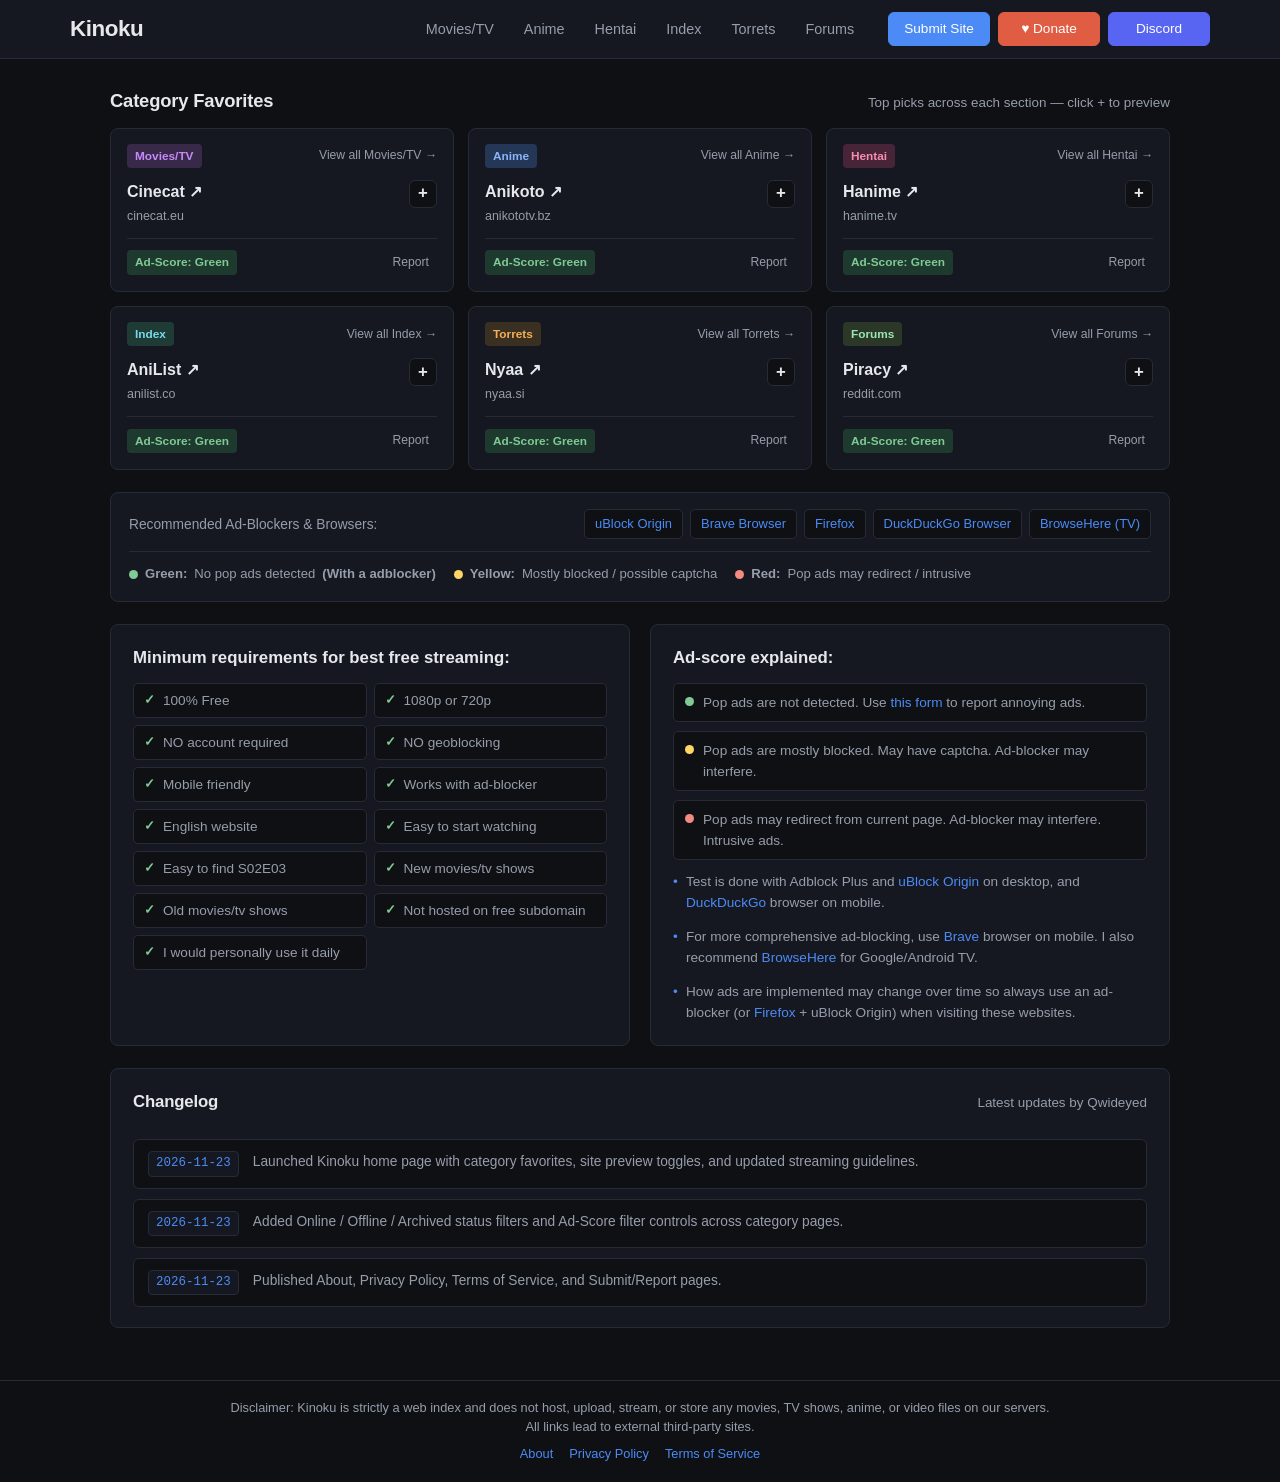
<file: index.html>
<!DOCTYPE html>
<html lang="en">
<head>
<meta charset="UTF-8">
<meta name="viewport" content="width=device-width, initial-scale=1.0">
<title>Kinoku</title>
<style>
:root {
  --bg: #0e1014;
  --surface: #151820;
  --surface-alt: #1b1f29;
  --border: #262b36;
  --text: #e6e8ec;
  --text-muted: #969dab;
  --accent: #4c8bf5;
  --accent-hover: #3b7ae4;
  --donate: #e05d44;
  --donate-hover: #c94e36;
  --discord: #5865F2;
  --discord-hover: #4752c4;
  --tag-movietv: #392948;
  --tag-movietv-text: #c58af9;
  --tag-anime: #243757;
  --tag-anime-text: #8ab4f8;
  --tag-hentai: #472438;
  --tag-hentai-text: #f48fb1;
  --tag-index: #1e3b35;
  --tag-index-text: #78d9ec;
  --tag-torrets: #3a3022;
  --tag-torrets-text: #f6ad55;
  --tag-forums: #2b3828;
  --tag-forums-text: #9ae6b4;
  --score-green: #1e3a2f;
  --score-green-text: #81c995;
  --score-yellow: #3d331e;
  --score-yellow-text: #fdd663;
  --score-red: #3f2224;
  --score-red-text: #f28b82;
}

* {
  box-sizing: border-box;
  margin: 0;
  padding: 0;
}

body {
  background-color: var(--bg);
  color: var(--text);
  font-family: -apple-system, BlinkMacSystemFont, "Segoe UI", Roboto, Helvetica, Arial, sans-serif;
  line-height: 1.55;
  min-height: 100vh;
  display: flex;
  flex-direction: column;
}

a {
  color: var(--accent);
  text-decoration: none;
}

a:hover {
  text-decoration: underline;
}

header {
  background-color: var(--surface);
  border-bottom: 1px solid var(--border);
  position: sticky;
  top: 0;
  z-index: 100;
}

.nav-container {
  max-width: 1180px;
  margin: 0 auto;
  padding: 10px 20px;
  min-height: 58px;
  display: grid;
  grid-template-columns: 1fr auto 1fr;
  align-items: center;
  gap: 12px;
}

.brand {
  justify-self: start;
  text-decoration: none;
  color: var(--text);
}

.brand:hover {
  text-decoration: none;
}

.brand-title {
  font-size: 1.4rem;
  font-weight: 700;
  letter-spacing: -0.02em;
}

.center-nav {
  display: flex;
  align-items: center;
  justify-content: center;
  flex-wrap: wrap;
  gap: 6px;
}

.nav-link {
  color: var(--text-muted);
  text-decoration: none;
  font-size: 0.9rem;
  font-weight: 500;
  padding: 6px 11px;
  border-radius: 6px;
  border: 1px solid transparent;
  transition: color 0.15s, background-color 0.15s, border-color 0.15s;
}

.nav-link:hover {
  color: var(--text);
  background-color: var(--surface-alt);
  text-decoration: none;
}

.nav-actions {
  justify-self: end;
  display: flex;
  align-items: center;
  gap: 8px;
}

.nav-actions .btn {
  min-width: 102px;
}

@media (max-width: 960px) {
  .nav-container {
    grid-template-columns: 1fr 1fr;
  }
  .center-nav {
    grid-column: 1 / -1;
    order: 3;
    border-top: 1px solid var(--border);
    padding-top: 8px;
  }
}

.btn {
  background-color: var(--surface-alt);
  color: var(--text);
  border: 1px solid var(--border);
  height: 34px;
  padding: 0 13px;
  border-radius: 6px;
  font-family: inherit;
  font-size: 0.85rem;
  font-weight: 500;
  line-height: 1;
  white-space: nowrap;
  cursor: pointer;
  display: inline-flex;
  align-items: center;
  justify-content: center;
  gap: 6px;
  text-decoration: none;
  transition: background-color 0.15s, border-color 0.15s;
}

.btn:hover {
  background-color: #232836;
  border-color: #3a4150;
  text-decoration: none;
}

.btn-primary {
  background-color: var(--accent);
  border-color: var(--accent);
  color: #ffffff;
}

.btn-primary:hover {
  background-color: var(--accent-hover);
  border-color: var(--accent-hover);
}

.btn-donate {
  background-color: var(--donate);
  border-color: var(--donate);
  color: #ffffff;
}

.btn-donate:hover {
  background-color: var(--donate-hover);
  border-color: var(--donate-hover);
}

.btn-discord {
  background-color: var(--discord);
  border-color: var(--discord);
  color: #ffffff;
}

.btn-discord:hover {
  background-color: var(--discord-hover);
  border-color: var(--discord-hover);
}

main {
  max-width: 1100px;
  width: 100%;
  margin: 0 auto;
  padding: 28px 20px 52px;
  flex: 1;
  display: flex;
  flex-direction: column;
  gap: 22px;
}

.section-head {
  display: flex;
  flex-wrap: wrap;
  align-items: baseline;
  justify-content: space-between;
  gap: 8px;
  margin-bottom: 12px;
}

.section-head h2 {
  font-size: 1.15rem;
  font-weight: 700;
  letter-spacing: -0.01em;
}

.section-head span {
  font-size: 0.84rem;
  color: var(--text-muted);
}

.fav-grid {
  display: grid;
  grid-template-columns: repeat(auto-fill, minmax(310px, 1fr));
  gap: 14px;
  align-items: start;
}

.site-card {
  background-color: var(--surface);
  border: 1px solid var(--border);
  border-radius: 8px;
  padding: 15px 16px;
  display: flex;
  flex-direction: column;
  gap: 12px;
  transition: border-color 0.15s, background-color 0.15s;
}

.site-card:hover {
  border-color: #3a4150;
  background-color: var(--surface-alt);
}

.site-card-cat-row {
  display: flex;
  justify-content: space-between;
  align-items: center;
  gap: 8px;
}

.cat-page-link {
  font-size: 0.76rem;
  color: var(--text-muted);
  font-weight: 500;
}

.cat-page-link:hover {
  color: var(--accent);
  text-decoration: underline;
}

.site-card-top {
  display: flex;
  justify-content: space-between;
  align-items: flex-start;
  gap: 10px;
}

.site-link {
  color: var(--text);
  font-weight: 600;
  font-size: 1rem;
  text-decoration: none;
  word-break: break-word;
}

.site-link:hover {
  color: var(--accent);
  text-decoration: underline;
}

.site-domain {
  display: block;
  font-size: 0.78rem;
  color: var(--text-muted);
  margin-top: 2px;
}

.preview-toggle {
  background-color: var(--bg);
  border: 1px solid var(--border);
  color: var(--text);
  width: 28px;
  height: 28px;
  border-radius: 6px;
  font-family: inherit;
  font-size: 1.05rem;
  font-weight: 700;
  line-height: 1;
  cursor: pointer;
  display: inline-flex;
  align-items: center;
  justify-content: center;
  flex-shrink: 0;
  transition: border-color 0.15s, color 0.15s;
}

.preview-toggle:hover {
  border-color: var(--accent);
  color: var(--accent);
}

.preview-box {
  display: none;
  background-color: var(--bg);
  border: 1px solid var(--border);
  border-radius: 6px;
  overflow: hidden;
}

.preview-box.open {
  display: block;
}

.preview-box img {
  width: 100%;
  height: 155px;
  object-fit: cover;
  display: block;
}

.preview-placeholder {
  height: 130px;
  display: flex;
  align-items: center;
  justify-content: center;
  text-align: center;
  padding: 12px;
  font-size: 0.8rem;
  color: var(--text-muted);
}

.site-card-bottom {
  display: flex;
  align-items: center;
  justify-content: space-between;
  gap: 8px;
  padding-top: 10px;
  border-top: 1px solid var(--border);
}

.badges-wrap {
  display: flex;
  align-items: center;
  gap: 6px;
  flex-wrap: wrap;
}

.badge {
  display: inline-block;
  padding: 3px 8px;
  border-radius: 4px;
  font-size: 0.74rem;
  font-weight: 600;
  white-space: nowrap;
}

.badge-MovieTV {
  background-color: var(--tag-movietv);
  color: var(--tag-movietv-text);
}

.badge-Anime {
  background-color: var(--tag-anime);
  color: var(--tag-anime-text);
}

.badge-Hentai {
  background-color: var(--tag-hentai);
  color: var(--tag-hentai-text);
}

.badge-Index {
  background-color: var(--tag-index);
  color: var(--tag-index-text);
}

.badge-Torrets {
  background-color: var(--tag-torrets);
  color: var(--tag-torrets-text);
}

.badge-Forums {
  background-color: var(--tag-forums);
  color: var(--tag-forums-text);
}

.score-Green {
  background-color: var(--score-green);
  color: var(--score-green-text);
}

.score-Yellow {
  background-color: var(--score-yellow);
  color: var(--score-yellow-text);
}

.score-Red {
  background-color: var(--score-red);
  color: var(--score-red-text);
}

.report-link {
  font-size: 0.76rem;
  color: var(--text-muted);
  padding: 3px 7px;
  border-radius: 4px;
  border: 1px solid transparent;
}

.report-link:hover {
  color: var(--text);
  border-color: var(--border);
  background-color: var(--bg);
  text-decoration: none;
}

.safety-legend-bar {
  background-color: var(--surface);
  border: 1px solid var(--border);
  border-radius: 8px;
  padding: 16px 18px;
  display: flex;
  flex-direction: column;
  gap: 12px;
}

.safety-row {
  display: flex;
  flex-wrap: wrap;
  align-items: center;
  justify-content: space-between;
  gap: 10px;
}

.safety-label {
  font-size: 0.86rem;
  color: var(--text-muted);
  font-weight: 500;
}

.tool-pills {
  display: flex;
  flex-wrap: wrap;
  gap: 7px;
}

.tool-pill {
  background-color: var(--bg);
  border: 1px solid var(--border);
  border-radius: 5px;
  padding: 4px 10px;
  font-size: 0.81rem;
  color: var(--accent);
  font-weight: 500;
}

.tool-pill:hover {
  border-color: var(--accent);
  text-decoration: none;
}

.legend-strip {
  padding-top: 12px;
  border-top: 1px solid var(--border);
  display: flex;
  flex-wrap: wrap;
  align-items: center;
  gap: 10px 18px;
  font-size: 0.82rem;
  color: var(--text-muted);
}

.legend-item {
  display: inline-flex;
  align-items: center;
  gap: 7px;
}

.score-dot {
  display: inline-block;
  width: 9px;
  height: 9px;
  border-radius: 50%;
  flex-shrink: 0;
}

.dot-green { background-color: #81c995; }
.dot-yellow { background-color: #fdd663; }
.dot-red { background-color: #f28b82; }

.two-col-panels {
  display: grid;
  grid-template-columns: 1fr;
  gap: 20px;
}

@media (min-width: 820px) {
  .two-col-panels {
    grid-template-columns: 1fr 1fr;
  }
}

.panel {
  background-color: var(--surface);
  border: 1px solid var(--border);
  border-radius: 8px;
  padding: 20px 22px;
}

.panel h2 {
  font-size: 1.05rem;
  font-weight: 600;
  margin-bottom: 12px;
  color: var(--text);
}

.req-grid {
  list-style: none;
  display: grid;
  grid-template-columns: 1fr;
  gap: 7px;
  font-size: 0.85rem;
  color: var(--text-muted);
}

@media (min-width: 480px) {
  .req-grid {
    grid-template-columns: 1fr 1fr;
  }
}

.req-grid li {
  background-color: var(--bg);
  border: 1px solid var(--border);
  border-radius: 5px;
  padding: 6px 10px;
  display: flex;
  align-items: center;
  gap: 8px;
}

.req-check {
  color: #81c995;
  font-weight: 700;
  font-size: 0.82rem;
}

.score-detail-list {
  list-style: none;
  display: flex;
  flex-direction: column;
  gap: 9px;
  font-size: 0.85rem;
  color: var(--text-muted);
}

.score-detail-list li {
  background-color: var(--bg);
  border: 1px solid var(--border);
  border-radius: 5px;
  padding: 8px 11px;
  display: flex;
  align-items: flex-start;
  gap: 9px;
}

.score-detail-list li.note-item {
  background-color: transparent;
  border: none;
  padding: 2px 0 2px 13px;
  position: relative;
  display: block;
}

.score-detail-list li.note-item::before {
  content: "•";
  position: absolute;
  left: 0;
  color: var(--accent);
}

.score-detail-list li .score-dot {
  margin-top: 5px;
}

.changelog-list {
  display: flex;
  flex-direction: column;
  gap: 10px;
}

.changelog-item {
  background-color: var(--bg);
  border: 1px solid var(--border);
  border-radius: 6px;
  padding: 11px 14px;
  display: flex;
  flex-wrap: wrap;
  align-items: baseline;
  gap: 8px 14px;
  font-size: 0.86rem;
}

.log-date {
  font-family: ui-monospace, SFMono-Regular, Menlo, Monaco, Consolas, monospace;
  font-size: 0.78rem;
  color: var(--accent);
  background-color: var(--surface);
  border: 1px solid var(--border);
  padding: 2px 7px;
  border-radius: 4px;
  white-space: nowrap;
}

.log-text {
  color: var(--text-muted);
  flex: 1;
  min-width: 220px;
}

.modal-backdrop {
  position: fixed;
  inset: 0;
  background-color: rgba(0, 0, 0, 0.72);
  display: none;
  align-items: center;
  justify-content: center;
  padding: 16px;
  z-index: 300;
}

.modal-backdrop.open {
  display: flex;
}

.modal {
  background-color: var(--surface);
  border: 1px solid var(--border);
  border-radius: 8px;
  width: 100%;
  max-width: 440px;
  padding: 22px;
  box-shadow: 0 20px 40px rgba(0, 0, 0, 0.6);
}

.modal-header {
  display: flex;
  justify-content: space-between;
  align-items: center;
  margin-bottom: 16px;
}

.modal-header h2 {
  font-size: 1.1rem;
  font-weight: 600;
}

.close-btn {
  background: none;
  border: none;
  color: var(--text-muted);
  font-size: 1.3rem;
  cursor: pointer;
  line-height: 1;
}

.close-btn:hover {
  color: var(--text);
}

.modal-footer {
  display: flex;
  justify-content: flex-end;
  gap: 8px;
  margin-top: 18px;
}

.donate-options {
  display: grid;
  gap: 10px;
  margin: 14px 0;
}

.donate-card {
  background-color: var(--bg);
  border: 1px solid var(--border);
  padding: 12px;
  border-radius: 6px;
  display: flex;
  justify-content: space-between;
  align-items: center;
}

.donate-card span {
  font-size: 0.88rem;
}

.donate-card a {
  color: var(--accent);
  text-decoration: none;
  font-size: 0.85rem;
  font-weight: 600;
}

.donate-card a:hover {
  text-decoration: underline;
}

footer {
  border-top: 1px solid var(--border);
  padding: 18px 20px;
  text-align: center;
  font-size: 0.8rem;
  color: var(--text-muted);
}

.footer-disclaimer {
  max-width: 820px;
  margin: 0 auto 8px;
  line-height: 1.45;
}

.footer-links {
  display: flex;
  justify-content: center;
  gap: 16px;
}
</style>
</head>
<body>

<header>
  <div class="nav-container">
    <a href="index.html" class="brand">
      <span class="brand-title">Kinoku</span>
    </a>

    <nav class="center-nav">
      <a href="movie.html" class="nav-link">Movies/TV</a>
      <a href="anime.html" class="nav-link">Anime</a>
      <a href="hentai.html" class="nav-link">Hentai</a>
      <a href="indexes.html" class="nav-link">Index</a>
      <a href="torrents.html" class="nav-link">Torrets</a>
      <a href="forums.html" class="nav-link">Forums</a>
    </nav>

    <div class="nav-actions">
      <a href="submit.html" class="btn btn-primary">Submit Site</a>
      <button class="btn btn-donate" id="openDonateBtn" type="button">&#9829; Donate</button>
      <a class="btn btn-discord" href="https://discord.com" target="_blank" rel="noopener noreferrer">Discord</a>
    </div>
  </div>
</header>

<main>
  <section>
    <div class="section-head">
      <h2>Category Favorites</h2>
      <span>Top picks across each section &mdash; click + to preview</span>
    </div>
    <div class="fav-grid" id="favGrid"></div>
  </section>

  <section class="safety-legend-bar">
    <div class="safety-row">
      <span class="safety-label">Recommended Ad-Blockers &amp; Browsers:</span>
      <div class="tool-pills">
        <a class="tool-pill" href="https://ublockorigin.com/" target="_blank" rel="noopener noreferrer">uBlock Origin</a>
        <a class="tool-pill" href="https://brave.com/" target="_blank" rel="noopener noreferrer">Brave Browser</a>
        <a class="tool-pill" href="https://www.firefox.com/" target="_blank" rel="noopener noreferrer">Firefox</a>
        <a class="tool-pill" href="https://duckduckgo.com/" target="_blank" rel="noopener noreferrer">DuckDuckGo Browser</a>
        <a class="tool-pill" href="https://browsehere.net/en/" target="_blank" rel="noopener noreferrer">BrowseHere (TV)</a>
      </div>
    </div>

    <div class="legend-strip">
      <span class="legend-item"><span class="score-dot dot-green"></span><strong>Green:</strong> No pop ads detected <strong>(With a adblocker)</strong></span>
      <span class="legend-item"><span class="score-dot dot-yellow"></span><strong>Yellow:</strong> Mostly blocked / possible captcha</span>
      <span class="legend-item"><span class="score-dot dot-red"></span><strong>Red:</strong> Pop ads may redirect / intrusive</span>
    </div>
  </section>

  <section class="two-col-panels">
    <div class="panel">
      <h2>Minimum requirements for best free streaming:</h2>
      <ul class="req-grid">
        <li><span class="req-check">&#10003;</span> 100% Free</li>
        <li><span class="req-check">&#10003;</span> 1080p or 720p</li>
        <li><span class="req-check">&#10003;</span> NO account required</li>
        <li><span class="req-check">&#10003;</span> NO geoblocking</li>
        <li><span class="req-check">&#10003;</span> Mobile friendly</li>
        <li><span class="req-check">&#10003;</span> Works with ad-blocker</li>
        <li><span class="req-check">&#10003;</span> English website</li>
        <li><span class="req-check">&#10003;</span> Easy to start watching</li>
        <li><span class="req-check">&#10003;</span> Easy to find S02E03</li>
        <li><span class="req-check">&#10003;</span> New movies/tv shows</li>
        <li><span class="req-check">&#10003;</span> Old movies/tv shows</li>
        <li><span class="req-check">&#10003;</span> Not hosted on free subdomain</li>
        <li><span class="req-check">&#10003;</span> I would personally use it daily</li>
      </ul>
    </div>

    <div class="panel">
      <h2>Ad-score explained:</h2>
      <ul class="score-detail-list">
        <li><span class="score-dot dot-green"></span><span>Pop ads are not detected. Use <a href="submit.html">this form</a> to report annoying ads.</span></li>
        <li><span class="score-dot dot-yellow"></span><span>Pop ads are mostly blocked. May have captcha. Ad-blocker may interfere.</span></li>
        <li><span class="score-dot dot-red"></span><span>Pop ads may redirect from current page. Ad-blocker may interfere. Intrusive ads.</span></li>
        <li class="note-item">Test is done with Adblock Plus and <a href="https://ublockorigin.com/" target="_blank" rel="noopener noreferrer">uBlock Origin</a> on desktop, and <a href="https://duckduckgo.com/" target="_blank" rel="noopener noreferrer">DuckDuckGo</a> browser on mobile.</li>
        <li class="note-item">For more comprehensive ad-blocking, use <a href="https://brave.com/" target="_blank" rel="noopener noreferrer">Brave</a> browser on mobile. I also recommend <a href="https://browsehere.net/en/" target="_blank" rel="noopener noreferrer">BrowseHere</a> for Google/Android TV.</li>
        <li class="note-item">How ads are implemented may change over time so always use an ad-blocker (or <a href="https://www.firefox.com/" target="_blank" rel="noopener noreferrer">Firefox</a> + uBlock Origin) when visiting these websites.</li>
      </ul>
    </div>
  </section>

  <section class="panel">
    <div class="section-head">
      <h2>Changelog</h2>
      <span>Latest updates by Qwideyed</span>
    </div>
    <div class="changelog-list" id="changelogList"></div>
  </section>
</main>

<footer>
  <div class="footer-disclaimer">
    Disclaimer: Kinoku is strictly a web index and does not host, upload, stream, or store any movies, TV shows, anime, or video files on our servers. All links lead to external third-party sites.
  </div>
  <div class="footer-links">
    <a href="about.html">About</a>
    <a href="privacy-policy.html">Privacy Policy</a>
    <a href="terms.html">Terms of Service</a>
  </div>
</footer>

<div class="modal-backdrop" id="donateModal">
  <div class="modal">
    <div class="modal-header">
      <h2>Support Kinoku</h2>
      <button class="close-btn" data-close="donateModal">&times;</button>
    </div>
    <p style="font-size: 0.9rem; color: var(--text-muted);">
      Kinoku is an independent web index. Donations help keep the site maintained and online.
    </p>
    <div class="donate-options">
      <div class="donate-card">
        <span><strong>Ko-fi</strong> &mdash; One-time tip</span>
        <a href="https://ko-fi.com" target="_blank" rel="noopener noreferrer">Donate &rarr;</a>
      </div>
      <div class="donate-card">
        <span><strong>PayPal</strong> &mdash; Direct contribution</span>
        <a href="https://paypal.com" target="_blank" rel="noopener noreferrer">Contribute &rarr;</a>
      </div>
    </div>
    <div class="modal-footer">
      <button type="button" class="btn" data-close="donateModal">Close</button>
    </div>
  </div>
</div>

<script>
const FAVORITE_SITES = [
  { category: 'Movies/TV', page: 'movie.html', badgeClass: 'badge-MovieTV', name: 'Cinecat', url: 'https://cinecat.eu/', adScore: 'Green', image: 'movie.png' },
  { category: 'Anime', page: 'anime.html', badgeClass: 'badge-Anime', name: 'Anikoto', url: 'https://anikototv.bz/home', adScore: 'Green', image: 'anime.png' },
  { category: 'Hentai', page: 'hentai.html', badgeClass: 'badge-Hentai', name: 'Hanime', url: 'https://hanime.tv/home', adScore: 'Green', image: 'hentai.png' },
  { category: 'Index', page: 'indexes.html', badgeClass: 'badge-Index', name: 'AniList', url: 'https://anilist.co/home', adScore: 'Green', image: 'anilist.png' },
  { category: 'Torrets', page: 'torrents.html', badgeClass: 'badge-Torrets', name: 'Nyaa', url: 'https://nyaa.si', adScore: 'Green', image: 'torret.png' },
  { category: 'Forums', page: 'forums.html', badgeClass: 'badge-Forums', name: 'Piracy', url: 'https://www.reddit.com/r/Piracy/', adScore: 'Green', image: 'reddit.png' }
];

const CHANGELOG = [
  { date: '2026-11-23', text: 'Launched Kinoku home page with category favorites, site preview toggles, and updated streaming guidelines.' },
  { date: '2026-11-23', text: 'Added Online / Offline / Archived status filters and Ad-Score filter controls across category pages.' },
  { date: '2026-11-23', text: 'Published About, Privacy Policy, Terms of Service, and Submit/Report pages.' }
];

function extractDomain(url) {
  try {
    return new URL(url).hostname.replace(/^www\./, '');
  } catch (e) {
    return url;
  }
}

function escapeHtml(str) {
  const div = document.createElement('div');
  div.textContent = str;
  return div.innerHTML;
}

function renderFavorites() {
  const grid = document.getElementById('favGrid');
  grid.innerHTML = FAVORITE_SITES.map((site, idx) => {
    const score = site.adScore || 'Green';
    const previewInner = site.image
      ? `<img src="${escapeHtml(site.image)}" alt="${escapeHtml(site.name)} preview" loading="lazy">`
      : `<div class="preview-placeholder">No preview image added yet for ${escapeHtml(site.name)}</div>`;

    return `
      <div class="site-card">
        <div class="site-card-cat-row">
          <span class="badge ${escapeHtml(site.badgeClass)}">${escapeHtml(site.category)}</span>
          <a class="cat-page-link" href="${escapeHtml(site.page)}">View all ${escapeHtml(site.category)} &rarr;</a>
        </div>
        <div class="site-card-top">
          <div>
            <a class="site-link" href="${escapeHtml(site.url)}" target="_blank" rel="noopener noreferrer">
              ${escapeHtml(site.name)} &#8599;
            </a>
            <span class="site-domain">${escapeHtml(extractDomain(site.url))}</span>
          </div>
          <button type="button" class="preview-toggle" data-target="fav-preview-${idx}" title="Toggle site preview">+</button>
        </div>
        <div class="preview-box" id="fav-preview-${idx}">
          ${previewInner}
        </div>
        <div class="site-card-bottom">
          <div class="badges-wrap">
            <span class="badge score-${escapeHtml(score)}">Ad-Score: ${escapeHtml(score)}</span>
          </div>
          <a class="report-link" href="submit.html">Report</a>
        </div>
      </div>
    `;
  }).join('');
}

function renderChangelog() {
  const list = document.getElementById('changelogList');
  list.innerHTML = CHANGELOG.map(entry => `
    <div class="changelog-item">
      <span class="log-date">${escapeHtml(entry.date)}</span>
      <span class="log-text">${escapeHtml(entry.text)}</span>
    </div>
  `).join('');
}

document.getElementById('favGrid').addEventListener('click', e => {
  const btn = e.target.closest('.preview-toggle');
  if (!btn) return;
  const box = document.getElementById(btn.dataset.target);
  if (!box) return;
  const isOpen = box.classList.toggle('open');
  btn.textContent = isOpen ? '−' : '+';
});

document.getElementById('openDonateBtn').addEventListener('click', () => {
  document.getElementById('donateModal').classList.add('open');
});

document.querySelectorAll('[data-close]').forEach(btn => {
  btn.addEventListener('click', () => {
    document.getElementById(btn.dataset.close).classList.remove('open');
  });
});

document.querySelectorAll('.modal-backdrop').forEach(backdrop => {
  backdrop.addEventListener('click', e => {
    if (e.target === backdrop) backdrop.classList.remove('open');
  });
});

renderFavorites();
renderChangelog();
</script>
</body>
</html>
</file>
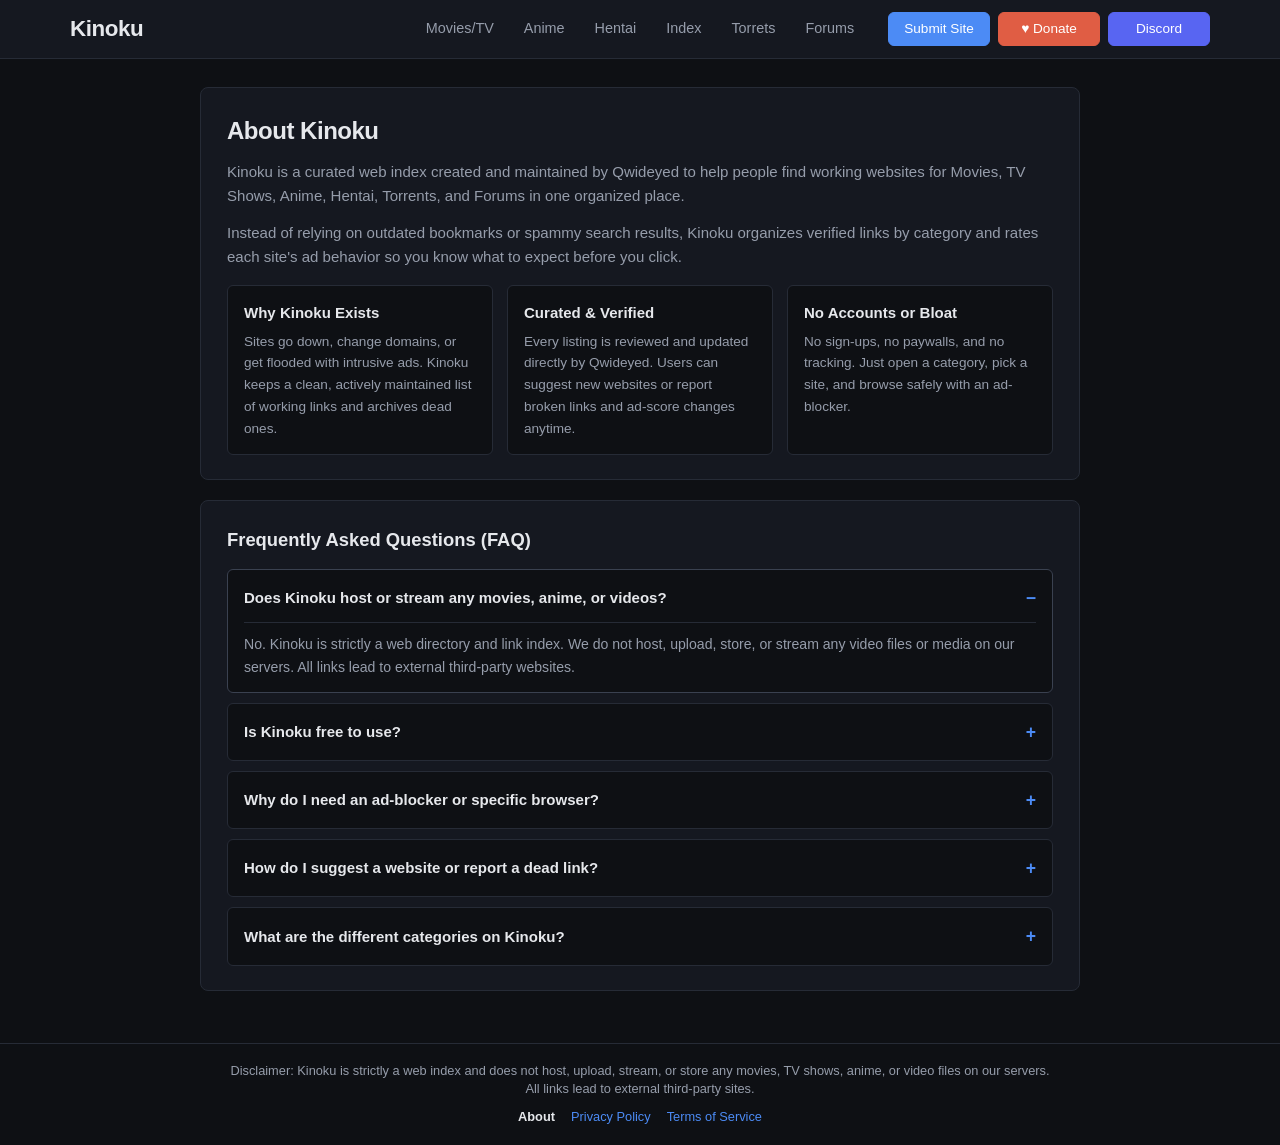
<file: about.html>
<!DOCTYPE html>
<html lang="en">
<head>
<meta charset="UTF-8">
<meta name="viewport" content="width=device-width, initial-scale=1.0">
<title>About — Kinoku</title>
<style>
:root {
  --bg: #0e1014;
  --surface: #151820;
  --surface-alt: #1b1f29;
  --border: #262b36;
  --text: #e6e8ec;
  --text-muted: #969dab;
  --accent: #4c8bf5;
  --accent-hover: #3b7ae4;
  --donate: #e05d44;
  --donate-hover: #c94e36;
  --discord: #5865F2;
  --discord-hover: #4752c4;
}

* {
  box-sizing: border-box;
  margin: 0;
  padding: 0;
}

body {
  background-color: var(--bg);
  color: var(--text);
  font-family: -apple-system, BlinkMacSystemFont, "Segoe UI", Roboto, Helvetica, Arial, sans-serif;
  line-height: 1.6;
  min-height: 100vh;
  display: flex;
  flex-direction: column;
}

a {
  color: var(--accent);
  text-decoration: none;
}

a:hover {
  text-decoration: underline;
}

header {
  background-color: var(--surface);
  border-bottom: 1px solid var(--border);
  position: sticky;
  top: 0;
  z-index: 100;
}

.nav-container {
  max-width: 1180px;
  margin: 0 auto;
  padding: 10px 20px;
  min-height: 58px;
  display: grid;
  grid-template-columns: 1fr auto 1fr;
  align-items: center;
  gap: 12px;
}

.brand {
  justify-self: start;
  text-decoration: none;
  color: var(--text);
}

.brand:hover {
  text-decoration: none;
}

.brand-title {
  font-size: 1.4rem;
  font-weight: 700;
  letter-spacing: -0.02em;
}

.center-nav {
  display: flex;
  align-items: center;
  justify-content: center;
  flex-wrap: wrap;
  gap: 6px;
}

.nav-link {
  color: var(--text-muted);
  text-decoration: none;
  font-size: 0.9rem;
  font-weight: 500;
  padding: 6px 11px;
  border-radius: 6px;
  border: 1px solid transparent;
  transition: color 0.15s, background-color 0.15s, border-color 0.15s;
}

.nav-link:hover {
  color: var(--text);
  background-color: var(--surface-alt);
  text-decoration: none;
}

.nav-actions {
  justify-self: end;
  display: flex;
  align-items: center;
  gap: 8px;
}

.nav-actions .btn {
  min-width: 102px;
}

@media (max-width: 960px) {
  .nav-container {
    grid-template-columns: 1fr 1fr;
  }
  .center-nav {
    grid-column: 1 / -1;
    order: 3;
    border-top: 1px solid var(--border);
    padding-top: 8px;
  }
}

.btn {
  background-color: var(--surface-alt);
  color: var(--text);
  border: 1px solid var(--border);
  height: 34px;
  padding: 0 13px;
  border-radius: 6px;
  font-family: inherit;
  font-size: 0.85rem;
  font-weight: 500;
  line-height: 1;
  white-space: nowrap;
  cursor: pointer;
  display: inline-flex;
  align-items: center;
  justify-content: center;
  gap: 6px;
  text-decoration: none;
  transition: background-color 0.15s, border-color 0.15s;
}

.btn:hover {
  background-color: #232836;
  border-color: #3a4150;
  text-decoration: none;
}

.btn-primary {
  background-color: var(--accent);
  border-color: var(--accent);
  color: #ffffff;
}

.btn-primary:hover {
  background-color: var(--accent-hover);
  border-color: var(--accent-hover);
}

.btn-donate {
  background-color: var(--donate);
  border-color: var(--donate);
  color: #ffffff;
}

.btn-donate:hover {
  background-color: var(--donate-hover);
  border-color: var(--donate-hover);
}

.btn-discord {
  background-color: var(--discord);
  border-color: var(--discord);
  color: #ffffff;
}

.btn-discord:hover {
  background-color: var(--discord-hover);
  border-color: var(--discord-hover);
}

main {
  max-width: 920px;
  width: 100%;
  margin: 0 auto;
  padding: 28px 20px 52px;
  flex: 1;
  display: flex;
  flex-direction: column;
  gap: 20px;
}

.panel {
  background-color: var(--surface);
  border: 1px solid var(--border);
  border-radius: 8px;
  padding: 24px 26px;
}

.panel h1 {
  font-size: 1.5rem;
  font-weight: 700;
  letter-spacing: -0.02em;
  margin-bottom: 10px;
}

.panel h2 {
  font-size: 1.15rem;
  font-weight: 600;
  margin-bottom: 14px;
}

.panel p {
  color: var(--text-muted);
  font-size: 0.94rem;
  margin-bottom: 12px;
}

.panel p:last-child {
  margin-bottom: 0;
}

.purpose-grid {
  display: grid;
  grid-template-columns: 1fr;
  gap: 14px;
  margin-top: 16px;
}

@media (min-width: 720px) {
  .purpose-grid {
    grid-template-columns: repeat(3, 1fr);
  }
}

.purpose-box {
  background-color: var(--bg);
  border: 1px solid var(--border);
  border-radius: 6px;
  padding: 15px 16px;
}

.purpose-box h3 {
  font-size: 0.94rem;
  font-weight: 600;
  color: var(--text);
  margin-bottom: 6px;
}

.purpose-box p {
  font-size: 0.85rem;
  color: var(--text-muted);
  margin-bottom: 0;
}

.faq-list {
  display: flex;
  flex-direction: column;
  gap: 10px;
}

details.faq-item {
  background-color: var(--bg);
  border: 1px solid var(--border);
  border-radius: 6px;
  padding: 14px 16px;
}

details.faq-item[open] {
  border-color: #3a4150;
}

details.faq-item summary {
  font-size: 0.94rem;
  font-weight: 600;
  color: var(--text);
  cursor: pointer;
  list-style: none;
  display: flex;
  justify-content: space-between;
  align-items: center;
  gap: 12px;
}

details.faq-item summary::-webkit-details-marker {
  display: none;
}

details.faq-item summary::after {
  content: "+";
  font-size: 1.1rem;
  color: var(--accent);
  font-weight: 700;
}

details.faq-item[open] summary::after {
  content: "−";
}

details.faq-item .faq-answer {
  margin-top: 10px;
  padding-top: 10px;
  border-top: 1px solid var(--border);
  font-size: 0.88rem;
  color: var(--text-muted);
}

.modal-backdrop {
  position: fixed;
  inset: 0;
  background-color: rgba(0, 0, 0, 0.72);
  display: none;
  align-items: center;
  justify-content: center;
  padding: 16px;
  z-index: 300;
}

.modal-backdrop.open {
  display: flex;
}

.modal {
  background-color: var(--surface);
  border: 1px solid var(--border);
  border-radius: 8px;
  width: 100%;
  max-width: 440px;
  padding: 22px;
  box-shadow: 0 20px 40px rgba(0, 0, 0, 0.6);
}

.modal-header {
  display: flex;
  justify-content: space-between;
  align-items: center;
  margin-bottom: 16px;
}

.modal-header h2 {
  font-size: 1.1rem;
  font-weight: 600;
}

.close-btn {
  background: none;
  border: none;
  color: var(--text-muted);
  font-size: 1.3rem;
  cursor: pointer;
  line-height: 1;
}

.close-btn:hover {
  color: var(--text);
}

.modal-footer {
  display: flex;
  justify-content: flex-end;
  gap: 8px;
  margin-top: 18px;
}

.donate-options {
  display: grid;
  gap: 10px;
  margin: 14px 0;
}

.donate-card {
  background-color: var(--bg);
  border: 1px solid var(--border);
  padding: 12px;
  border-radius: 6px;
  display: flex;
  justify-content: space-between;
  align-items: center;
}

.donate-card span {
  font-size: 0.88rem;
}

.donate-card a {
  color: var(--accent);
  text-decoration: none;
  font-size: 0.85rem;
  font-weight: 600;
}

.donate-card a:hover {
  text-decoration: underline;
}

footer {
  border-top: 1px solid var(--border);
  padding: 18px 20px;
  text-align: center;
  font-size: 0.8rem;
  color: var(--text-muted);
}

.footer-disclaimer {
  max-width: 820px;
  margin: 0 auto 8px;
  line-height: 1.45;
}

.footer-links {
  display: flex;
  justify-content: center;
  gap: 16px;
}

.footer-links a.active {
  color: var(--text);
  font-weight: 600;
}
</style>
</head>
<body>

<header>
  <div class="nav-container">
    <a href="index.html" class="brand">
      <span class="brand-title">Kinoku</span>
    </a>

    <nav class="center-nav">
      <a href="movies-tv.html" class="nav-link">Movies/TV</a>
      <a href="anime.html" class="nav-link">Anime</a>
      <a href="hentai.html" class="nav-link">Hentai</a>
      <a href="index.html" class="nav-link">Index</a>
      <a href="torrets.html" class="nav-link">Torrets</a>
      <a href="forums.html" class="nav-link">Forums</a>
    </nav>

    <div class="nav-actions">
      <a href="submit.html" class="btn btn-primary">Submit Site</a>
      <button class="btn btn-donate" id="openDonateBtn" type="button">&#9829; Donate</button>
      <a class="btn btn-discord" href="https://discord.com" target="_blank" rel="noopener noreferrer">Discord</a>
    </div>
  </div>
</header>

<main>
  <section class="panel">
    <h1>About Kinoku</h1>
    <p>
      Kinoku is a curated web index created and maintained by Qwideyed to help people find working websites for Movies, TV Shows, Anime, Hentai, Torrents, and Forums in one organized place.
    </p>
    <p>
      Instead of relying on outdated bookmarks or spammy search results, Kinoku organizes verified links by category and rates each site's ad behavior so you know what to expect before you click.
    </p>

    <div class="purpose-grid">
      <div class="purpose-box">
        <h3>Why Kinoku Exists</h3>
        <p>Sites go down, change domains, or get flooded with intrusive ads. Kinoku keeps a clean, actively maintained list of working links and archives dead ones.</p>
      </div>
      <div class="purpose-box">
        <h3>Curated &amp; Verified</h3>
        <p>Every listing is reviewed and updated directly by Qwideyed. Users can suggest new websites or report broken links and ad-score changes anytime.</p>
      </div>
      <div class="purpose-box">
        <h3>No Accounts or Bloat</h3>
        <p>No sign-ups, no paywalls, and no tracking. Just open a category, pick a site, and browse safely with an ad-blocker.</p>
      </div>
    </div>
  </section>

  <section class="panel">
    <h2>Frequently Asked Questions (FAQ)</h2>
    <div class="faq-list">
      <details class="faq-item" open>
        <summary>Does Kinoku host or stream any movies, anime, or videos?</summary>
        <div class="faq-answer">
          No. Kinoku is strictly a web directory and link index. We do not host, upload, store, or stream any video files or media on our servers. All links lead to external third-party websites.
        </div>
      </details>

      <details class="faq-item">
        <summary>Is Kinoku free to use?</summary>
        <div class="faq-answer">
          Yes, 100% free. You do not need to create an account or pay anything to browse the index. Donations are completely optional and only go toward keeping the site maintained.
        </div>
      </details>

      <details class="faq-item">
        <summary>Why do I need an ad-blocker or specific browser?</summary>
        <div class="faq-answer">
          Many free third-party streaming and torrent sites rely on aggressive pop-up ads or redirects. Using an ad-blocker like <a href="https://ublockorigin.com/" target="_blank" rel="noopener noreferrer">uBlock Origin</a> or a privacy browser like <a href="https://brave.com/" target="_blank" rel="noopener noreferrer">Brave</a>, <a href="https://www.firefox.com/" target="_blank" rel="noopener noreferrer">Firefox</a>, <a href="https://duckduckgo.com/" target="_blank" rel="noopener noreferrer">DuckDuckGo</a>, or <a href="https://browsehere.net/en/" target="_blank" rel="noopener noreferrer">BrowseHere</a> blocks those ads and keeps your browsing safe.
        </div>
      </details>

      <details class="faq-item">
        <summary>How do I suggest a website or report a dead link?</summary>
        <div class="faq-answer">
          Click the <a href="submit.html">Submit Site</a> button in the top right corner to suggest a new website for review or report a broken link, domain change, or ad-score update. All submissions are checked by Qwideyed before updating the index.
        </div>
      </details>

      <details class="faq-item">
        <summary>What are the different categories on Kinoku?</summary>
        <div class="faq-answer">
          <strong>Movies/TV:</strong> Streaming and tracking sites for films and television series.<br>
          <strong>Anime:</strong> Streaming, database, and seasonal anime sites.<br>
          <strong>Hentai:</strong> Adult anime streaming and archive sites.<br>
          <strong>Index:</strong> Other directories, search engines, and aggregators.<br>
          <strong>Torrets:</strong> Public and semi-private torrent indexes.<br>
          <strong>Forums:</strong> Community discussion boards and release threads.
        </div>
      </details>
    </div>
  </section>
</main>

<footer>
  <div class="footer-disclaimer">
    Disclaimer: Kinoku is strictly a web index and does not host, upload, stream, or store any movies, TV shows, anime, or video files on our servers. All links lead to external third-party sites.
  </div>
  <div class="footer-links">
    <a href="about.html" class="active">About</a>
    <a href="privacy-policy.html">Privacy Policy</a>
    <a href="terms.html">Terms of Service</a>
  </div>
</footer>

<div class="modal-backdrop" id="donateModal">
  <div class="modal">
    <div class="modal-header">
      <h2>Support Kinoku</h2>
      <button class="close-btn" data-close="donateModal">&times;</button>
    </div>
    <p style="font-size: 0.9rem; color: var(--text-muted);">
      Kinoku is an independent web index. Donations help keep the site maintained and online.
    </p>
    <div class="donate-options">
      <div class="donate-card">
        <span><strong>Ko-fi</strong> &mdash; One-time tip</span>
        <a href="https://ko-fi.com" target="_blank" rel="noopener noreferrer">Donate &rarr;</a>
      </div>
      <div class="donate-card">
        <span><strong>PayPal</strong> &mdash; Direct contribution</span>
        <a href="https://paypal.com" target="_blank" rel="noopener noreferrer">Contribute &rarr;</a>
      </div>
    </div>
    <div class="modal-footer">
      <button type="button" class="btn" data-close="donateModal">Close</button>
    </div>
  </div>
</div>

<script>
document.getElementById('openDonateBtn').addEventListener('click', () => {
  document.getElementById('donateModal').classList.add('open');
});

document.querySelectorAll('[data-close]').forEach(btn => {
  btn.addEventListener('click', () => {
    document.getElementById(btn.dataset.close).classList.remove('open');
  });
});

document.querySelectorAll('.modal-backdrop').forEach(backdrop => {
  backdrop.addEventListener('click', e => {
    if (e.target === backdrop) backdrop.classList.remove('open');
  });
});
</script>
</body>
</html>
</file>
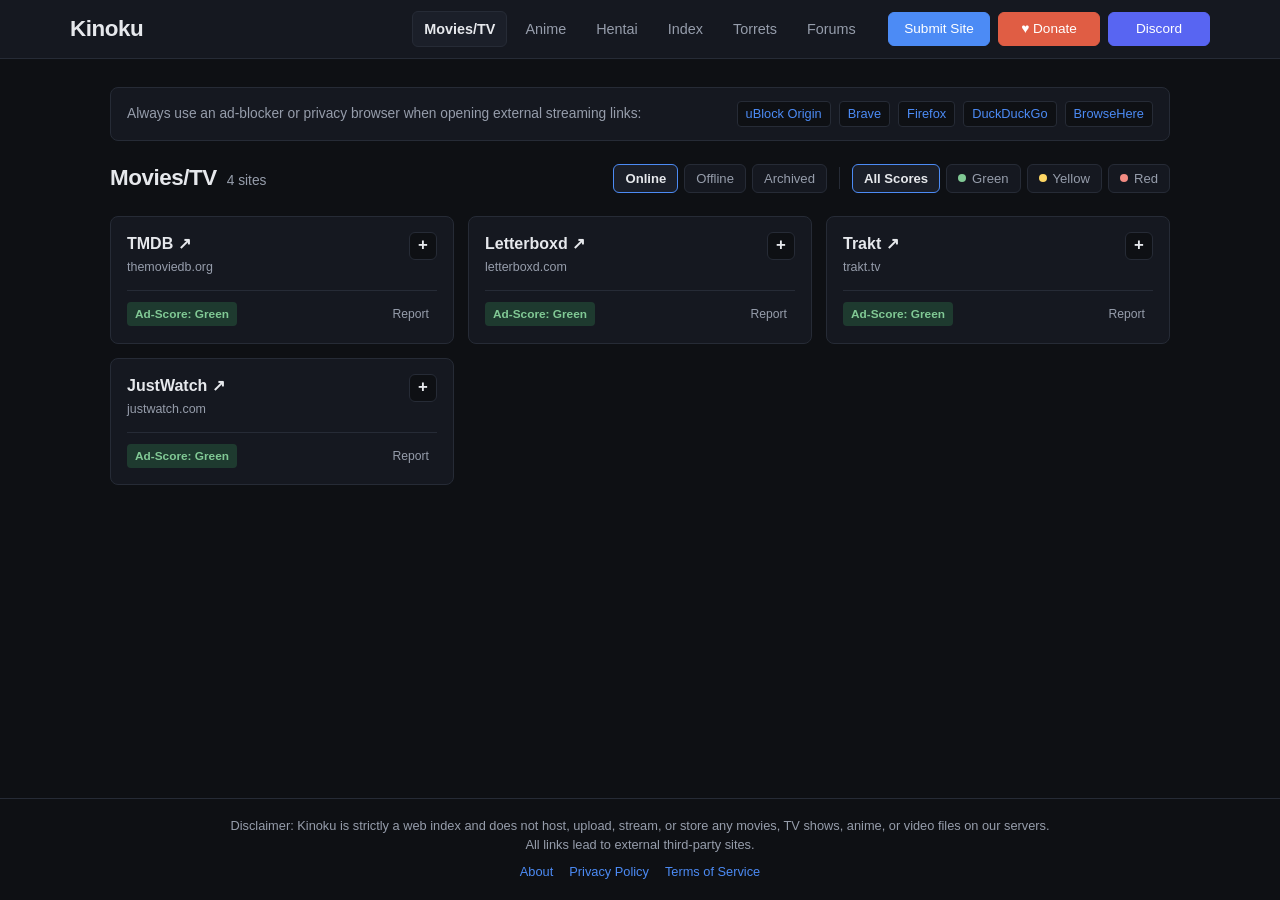
<file: movie.html>
<!DOCTYPE html>
<html lang="en">
<head>
<meta charset="UTF-8">
<meta name="viewport" content="width=device-width, initial-scale=1.0">
<title>Movies/TV — Kinoku</title>
<style>
:root {
  --bg: #0e1014;
  --surface: #151820;
  --surface-alt: #1b1f29;
  --border: #262b36;
  --text: #e6e8ec;
  --text-muted: #969dab;
  --accent: #4c8bf5;
  --accent-hover: #3b7ae4;
  --donate: #e05d44;
  --donate-hover: #c94e36;
  --discord: #5865F2;
  --discord-hover: #4752c4;
  --score-green: #1e3a2f;
  --score-green-text: #81c995;
  --score-yellow: #3d331e;
  --score-yellow-text: #fdd663;
  --score-red: #3f2224;
  --score-red-text: #f28b82;
  --status-offline: #3d2c1e;
  --status-offline-text: #f6ad55;
  --status-archived: #2c2f38;
  --status-archived-text: #a0a8b8;
}

* {
  box-sizing: border-box;
  margin: 0;
  padding: 0;
}

body {
  background-color: var(--bg);
  color: var(--text);
  font-family: -apple-system, BlinkMacSystemFont, "Segoe UI", Roboto, Helvetica, Arial, sans-serif;
  line-height: 1.55;
  min-height: 100vh;
  display: flex;
  flex-direction: column;
}

a {
  color: var(--accent);
  text-decoration: none;
}

a:hover {
  text-decoration: underline;
}

header {
  background-color: var(--surface);
  border-bottom: 1px solid var(--border);
  position: sticky;
  top: 0;
  z-index: 100;
}

.nav-container {
  max-width: 1180px;
  margin: 0 auto;
  padding: 10px 20px;
  min-height: 58px;
  display: grid;
  grid-template-columns: 1fr auto 1fr;
  align-items: center;
  gap: 12px;
}

.brand {
  justify-self: start;
  text-decoration: none;
  color: var(--text);
}

.brand:hover {
  text-decoration: none;
}

.brand-title {
  font-size: 1.4rem;
  font-weight: 700;
  letter-spacing: -0.02em;
}

.center-nav {
  display: flex;
  align-items: center;
  justify-content: center;
  flex-wrap: wrap;
  gap: 6px;
}

.nav-link {
  color: var(--text-muted);
  text-decoration: none;
  font-size: 0.9rem;
  font-weight: 500;
  padding: 6px 11px;
  border-radius: 6px;
  border: 1px solid transparent;
  transition: color 0.15s, background-color 0.15s, border-color 0.15s;
}

.nav-link:hover {
  color: var(--text);
  background-color: var(--surface-alt);
  text-decoration: none;
}

.nav-link.active {
  color: var(--text);
  background-color: var(--surface-alt);
  border-color: var(--border);
  font-weight: 600;
}

.nav-actions {
  justify-self: end;
  display: flex;
  align-items: center;
  gap: 8px;
}

.nav-actions .btn {
  min-width: 102px;
}

@media (max-width: 960px) {
  .nav-container {
    grid-template-columns: 1fr 1fr;
  }
  .center-nav {
    grid-column: 1 / -1;
    order: 3;
    border-top: 1px solid var(--border);
    padding-top: 8px;
  }
}

.btn {
  background-color: var(--surface-alt);
  color: var(--text);
  border: 1px solid var(--border);
  height: 34px;
  padding: 0 13px;
  border-radius: 6px;
  font-family: inherit;
  font-size: 0.85rem;
  font-weight: 500;
  line-height: 1;
  white-space: nowrap;
  cursor: pointer;
  display: inline-flex;
  align-items: center;
  justify-content: center;
  gap: 6px;
  text-decoration: none;
  transition: background-color 0.15s, border-color 0.15s;
}

.btn:hover {
  background-color: #232836;
  border-color: #3a4150;
  text-decoration: none;
}

.btn-primary {
  background-color: var(--accent);
  border-color: var(--accent);
  color: #ffffff;
}

.btn-primary:hover {
  background-color: var(--accent-hover);
  border-color: var(--accent-hover);
}

.btn-donate {
  background-color: var(--donate);
  border-color: var(--donate);
  color: #ffffff;
}

.btn-donate:hover {
  background-color: var(--donate-hover);
  border-color: var(--donate-hover);
}

.btn-discord {
  background-color: var(--discord);
  border-color: var(--discord);
  color: #ffffff;
}

.btn-discord:hover {
  background-color: var(--discord-hover);
  border-color: var(--discord-hover);
}

main {
  max-width: 1100px;
  width: 100%;
  margin: 0 auto;
  padding: 28px 20px 52px;
  flex: 1;
  display: flex;
  flex-direction: column;
  gap: 20px;
}

.notice-bar {
  background-color: var(--surface);
  border: 1px solid var(--border);
  border-radius: 8px;
  padding: 13px 16px;
  font-size: 0.86rem;
  color: var(--text-muted);
  display: flex;
  flex-wrap: wrap;
  align-items: center;
  justify-content: space-between;
  gap: 10px;
}

.notice-tools {
  display: flex;
  flex-wrap: wrap;
  gap: 8px;
}

.mini-pill {
  background-color: var(--bg);
  border: 1px solid var(--border);
  border-radius: 4px;
  padding: 2px 8px;
  font-size: 0.8rem;
  color: var(--accent);
  font-weight: 500;
}

.mini-pill:hover {
  border-color: var(--accent);
  text-decoration: none;
}

.page-header-bar {
  display: flex;
  flex-wrap: wrap;
  gap: 12px;
  align-items: center;
  justify-content: space-between;
}

.page-title-wrap {
  display: flex;
  align-items: baseline;
  gap: 10px;
}

.page-title-wrap h1 {
  font-size: 1.4rem;
  font-weight: 700;
  letter-spacing: -0.02em;
}

.entry-count {
  font-size: 0.86rem;
  color: var(--text-muted);
}

.controls-group {
  display: flex;
  flex-wrap: wrap;
  align-items: center;
  gap: 12px;
}

.filter-divider {
  width: 1px;
  height: 22px;
  background-color: var(--border);
}

@media (max-width: 640px) {
  .filter-divider {
    width: 100%;
    height: 1px;
  }
}

.filter-pills {
  display: flex;
  flex-wrap: wrap;
  gap: 6px;
}

.filter-btn {
  background-color: var(--surface);
  border: 1px solid var(--border);
  color: var(--text-muted);
  padding: 6px 11px;
  border-radius: 6px;
  font-family: inherit;
  font-size: 0.82rem;
  font-weight: 500;
  cursor: pointer;
  display: inline-flex;
  align-items: center;
  gap: 6px;
  transition: border-color 0.15s, color 0.15s, background-color 0.15s;
}

.filter-btn:hover {
  color: var(--text);
  border-color: #3a4150;
}

.filter-btn.active {
  background-color: var(--surface-alt);
  border-color: var(--accent);
  color: var(--text);
  font-weight: 600;
}

.score-dot {
  width: 8px;
  height: 8px;
  border-radius: 50%;
  display: inline-block;
}

.dot-green { background-color: #81c995; }
.dot-yellow { background-color: #fdd663; }
.dot-red { background-color: #f28b82; }

.site-grid {
  display: grid;
  grid-template-columns: repeat(auto-fill, minmax(280px, 1fr));
  gap: 14px;
  align-items: start;
}

.site-card {
  background-color: var(--surface);
  border: 1px solid var(--border);
  border-radius: 8px;
  padding: 15px 16px;
  display: flex;
  flex-direction: column;
  gap: 12px;
  transition: border-color 0.15s, background-color 0.15s;
}

.site-card:hover {
  border-color: #3a4150;
  background-color: var(--surface-alt);
}

.site-card-top {
  display: flex;
  justify-content: space-between;
  align-items: flex-start;
  gap: 10px;
}

.site-link {
  color: var(--text);
  font-weight: 600;
  font-size: 1rem;
  text-decoration: none;
  word-break: break-word;
}

.site-link:hover {
  color: var(--accent);
  text-decoration: underline;
}

.site-domain {
  display: block;
  font-size: 0.78rem;
  color: var(--text-muted);
  margin-top: 2px;
}

.preview-toggle {
  background-color: var(--bg);
  border: 1px solid var(--border);
  color: var(--text);
  width: 28px;
  height: 28px;
  border-radius: 6px;
  font-family: inherit;
  font-size: 1.05rem;
  font-weight: 700;
  line-height: 1;
  cursor: pointer;
  display: inline-flex;
  align-items: center;
  justify-content: center;
  flex-shrink: 0;
  transition: border-color 0.15s, background-color 0.15s, color 0.15s;
}

.preview-toggle:hover {
  border-color: var(--accent);
  color: var(--accent);
}

.preview-box {
  display: none;
  background-color: var(--bg);
  border: 1px solid var(--border);
  border-radius: 6px;
  overflow: hidden;
}

.preview-box.open {
  display: block;
}

.preview-box img {
  width: 100%;
  height: 155px;
  object-fit: cover;
  display: block;
}

.preview-placeholder {
  height: 130px;
  display: flex;
  align-items: center;
  justify-content: center;
  text-align: center;
  padding: 12px;
  font-size: 0.8rem;
  color: var(--text-muted);
}

.site-card-bottom {
  display: flex;
  align-items: center;
  justify-content: space-between;
  gap: 8px;
  padding-top: 10px;
  border-top: 1px solid var(--border);
}

.badges-wrap {
  display: flex;
  align-items: center;
  gap: 6px;
  flex-wrap: wrap;
}

.badge {
  display: inline-block;
  padding: 3px 8px;
  border-radius: 4px;
  font-size: 0.74rem;
  font-weight: 600;
  white-space: nowrap;
}

.score-Green {
  background-color: var(--score-green);
  color: var(--score-green-text);
}

.score-Yellow {
  background-color: var(--score-yellow);
  color: var(--score-yellow-text);
}

.score-Red {
  background-color: var(--score-red);
  color: var(--score-red-text);
}

.status-Offline {
  background-color: var(--status-offline);
  color: var(--status-offline-text);
}

.status-Archived {
  background-color: var(--status-archived);
  color: var(--status-archived-text);
}

.report-link {
  font-size: 0.76rem;
  color: var(--text-muted);
  padding: 3px 7px;
  border-radius: 4px;
  border: 1px solid transparent;
}

.report-link:hover {
  color: var(--text);
  border-color: var(--border);
  background-color: var(--bg);
  text-decoration: none;
}

.empty-state {
  background-color: var(--surface);
  border: 1px solid var(--border);
  border-radius: 8px;
  text-align: center;
  padding: 44px 20px;
  color: var(--text-muted);
}

.modal-backdrop {
  position: fixed;
  inset: 0;
  background-color: rgba(0, 0, 0, 0.72);
  display: none;
  align-items: center;
  justify-content: center;
  padding: 16px;
  z-index: 300;
}

.modal-backdrop.open {
  display: flex;
}

.modal {
  background-color: var(--surface);
  border: 1px solid var(--border);
  border-radius: 8px;
  width: 100%;
  max-width: 440px;
  padding: 22px;
  box-shadow: 0 20px 40px rgba(0, 0, 0, 0.6);
}

.modal-header {
  display: flex;
  justify-content: space-between;
  align-items: center;
  margin-bottom: 16px;
}

.modal-header h2 {
  font-size: 1.1rem;
  font-weight: 600;
}

.close-btn {
  background: none;
  border: none;
  color: var(--text-muted);
  font-size: 1.3rem;
  cursor: pointer;
  line-height: 1;
}

.close-btn:hover {
  color: var(--text);
}

.modal-footer {
  display: flex;
  justify-content: flex-end;
  gap: 8px;
  margin-top: 18px;
}

.donate-options {
  display: grid;
  gap: 10px;
  margin: 14px 0;
}

.donate-card {
  background-color: var(--bg);
  border: 1px solid var(--border);
  padding: 12px;
  border-radius: 6px;
  display: flex;
  justify-content: space-between;
  align-items: center;
}

.donate-card span {
  font-size: 0.88rem;
}

.donate-card a {
  color: var(--accent);
  text-decoration: none;
  font-size: 0.85rem;
  font-weight: 600;
}

.donate-card a:hover {
  text-decoration: underline;
}

footer {
  border-top: 1px solid var(--border);
  padding: 18px 20px;
  text-align: center;
  font-size: 0.8rem;
  color: var(--text-muted);
}

.footer-disclaimer {
  max-width: 820px;
  margin: 0 auto 8px;
  line-height: 1.45;
}

.footer-links {
  display: flex;
  justify-content: center;
  gap: 16px;
}
</style>
</head>
<body>

<header>
  <div class="nav-container">
    <a href="index.html" class="brand">
      <span class="brand-title">Kinoku</span>
    </a>

    <nav class="center-nav">
      <a href="movies-tv.html" class="nav-link active">Movies/TV</a>
      <a href="anime.html" class="nav-link">Anime</a>
      <a href="hentai.html" class="nav-link">Hentai</a>
      <a href="index.html" class="nav-link">Index</a>
      <a href="torrets.html" class="nav-link">Torrets</a>
      <a href="forums.html" class="nav-link">Forums</a>
    </nav>

    <div class="nav-actions">
      <a href="submit.html" class="btn btn-primary">Submit Site</a>
      <button class="btn btn-donate" id="openDonateBtn" type="button">&#9829; Donate</button>
      <a class="btn btn-discord" href="https://discord.com" target="_blank" rel="noopener noreferrer">Discord</a>
    </div>
  </div>
</header>

<main>
  <div class="notice-bar">
    <span>Always use an ad-blocker or privacy browser when opening external streaming links:</span>
    <div class="notice-tools">
      <a class="mini-pill" href="https://ublockorigin.com/" target="_blank" rel="noopener noreferrer">uBlock Origin</a>
      <a class="mini-pill" href="https://brave.com/" target="_blank" rel="noopener noreferrer">Brave</a>
      <a class="mini-pill" href="https://www.firefox.com/" target="_blank" rel="noopener noreferrer">Firefox</a>
      <a class="mini-pill" href="https://duckduckgo.com/" target="_blank" rel="noopener noreferrer">DuckDuckGo</a>
      <a class="mini-pill" href="https://browsehere.net/en/" target="_blank" rel="noopener noreferrer">BrowseHere</a>
    </div>
  </div>

  <div class="page-header-bar">
    <div class="page-title-wrap">
      <h1>Movies/TV</h1>
      <span class="entry-count" id="entryCount">0 sites</span>
    </div>

    <div class="controls-group">
      <div class="filter-pills" id="statusFilters">
        <button type="button" class="filter-btn active" data-status="Online">Online</button>
        <button type="button" class="filter-btn" data-status="Offline">Offline</button>
        <button type="button" class="filter-btn" data-status="Archived">Archived</button>
      </div>

      <span class="filter-divider" aria-hidden="true"></span>

      <div class="filter-pills" id="scoreFilters">
        <button type="button" class="filter-btn active" data-score="All">All Scores</button>
        <button type="button" class="filter-btn" data-score="Green"><span class="score-dot dot-green"></span>Green</button>
        <button type="button" class="filter-btn" data-score="Yellow"><span class="score-dot dot-yellow"></span>Yellow</button>
        <button type="button" class="filter-btn" data-score="Red"><span class="score-dot dot-red"></span>Red</button>
      </div>
    </div>
  </div>

  <div class="site-grid" id="siteGrid"></div>
  <div class="empty-state" id="emptyState" style="display: none;">
    No Movies/TV sites match the selected filters.
  </div>
</main>

<footer>
  <div class="footer-disclaimer">
    Disclaimer: Kinoku is strictly a web index and does not host, upload, stream, or store any movies, TV shows, anime, or video files on our servers. All links lead to external third-party sites.
  </div>
  <div class="footer-links">
    <a href="about.html">About</a>
    <a href="privacy-policy.html">Privacy Policy</a>
    <a href="terms.html">Terms of Service</a>
  </div>
</footer>

<div class="modal-backdrop" id="donateModal">
  <div class="modal">
    <div class="modal-header">
      <h2>Support Kinoku</h2>
      <button class="close-btn" data-close="donateModal">&times;</button>
    </div>
    <p style="font-size: 0.9rem; color: var(--text-muted);">
      Kinoku is an independent web index. Donations help keep the site maintained and online.
    </p>
    <div class="donate-options">
      <div class="donate-card">
        <span><strong>Ko-fi</strong> &mdash; One-time tip</span>
        <a href="https://ko-fi.com" target="_blank" rel="noopener noreferrer">Donate &rarr;</a>
      </div>
      <div class="donate-card">
        <span><strong>PayPal</strong> &mdash; Direct contribution</span>
        <a href="https://paypal.com" target="_blank" rel="noopener noreferrer">Contribute &rarr;</a>
      </div>
    </div>
    <div class="modal-footer">
      <button type="button" class="btn" data-close="donateModal">Close</button>
    </div>
  </div>
</div>

<script>
const SITES = [
  { name: 'TMDB', url: 'https://www.themoviedb.org', adScore: 'Green', status: 'Online', image: '' },
  { name: 'Letterboxd', url: 'https://letterboxd.com', adScore: 'Green', status: 'Online', image: '' },
  { name: 'Trakt', url: 'https://trakt.tv', adScore: 'Green', status: 'Online', image: '' },
  { name: 'JustWatch', url: 'https://www.justwatch.com', adScore: 'Green', status: 'Online', image: '' },
  { name: 'Soap2Day', url: 'https://soap2day.to', adScore: 'Yellow', status: 'Archived', image: '' }
];

let activeStatus = 'Online';
let activeScore = 'All';

function extractDomain(url) {
  try {
    return new URL(url).hostname.replace(/^www\./, '');
  } catch (e) {
    return url;
  }
}

function escapeHtml(str) {
  const div = document.createElement('div');
  div.textContent = str;
  return div.innerHTML;
}

function renderGrid() {
  const grid = document.getElementById('siteGrid');
  const emptyState = document.getElementById('emptyState');
  const countLabel = document.getElementById('entryCount');

  const filtered = SITES.filter(site => {
    const matchesStatus = site.status === activeStatus;
    const matchesScore = activeScore === 'All' || site.adScore === activeScore;
    return matchesStatus && matchesScore;
  });

  countLabel.textContent = `${filtered.length} ${filtered.length === 1 ? 'site' : 'sites'}`;

  if (filtered.length === 0) {
    grid.innerHTML = '';
    emptyState.style.display = 'block';
    return;
  }

  emptyState.style.display = 'none';
  grid.innerHTML = filtered.map((site, idx) => {
    const score = site.adScore || 'Green';
    const statusBadge = site.status !== 'Online'
      ? `<span class="badge status-${escapeHtml(site.status)}">${escapeHtml(site.status)}</span>`
      : '';
    const previewInner = site.image
      ? `<img src="${escapeHtml(site.image)}" alt="${escapeHtml(site.name)} preview" loading="lazy">`
      : `<div class="preview-placeholder">No preview image added yet for ${escapeHtml(site.name)}</div>`;

    return `
      <div class="site-card">
        <div class="site-card-top">
          <div>
            <a class="site-link" href="${escapeHtml(site.url)}" target="_blank" rel="noopener noreferrer">
              ${escapeHtml(site.name)} &#8599;
            </a>
            <span class="site-domain">${escapeHtml(extractDomain(site.url))}</span>
          </div>
          <button type="button" class="preview-toggle" data-target="preview-${idx}" title="Toggle site preview">+</button>
        </div>
        <div class="preview-box" id="preview-${idx}">
          ${previewInner}
        </div>
        <div class="site-card-bottom">
          <div class="badges-wrap">
            <span class="badge score-${escapeHtml(score)}">Ad-Score: ${escapeHtml(score)}</span>
            ${statusBadge}
          </div>
          <a class="report-link" href="submit.html">Report</a>
        </div>
      </div>
    `;
  }).join('');
}

document.getElementById('siteGrid').addEventListener('click', e => {
  const btn = e.target.closest('.preview-toggle');
  if (!btn) return;
  const box = document.getElementById(btn.dataset.target);
  if (!box) return;
  const isOpen = box.classList.toggle('open');
  btn.textContent = isOpen ? '−' : '+';
});

document.querySelectorAll('#statusFilters .filter-btn').forEach(btn => {
  btn.addEventListener('click', () => {
    document.querySelectorAll('#statusFilters .filter-btn').forEach(b => b.classList.remove('active'));
    btn.classList.add('active');
    activeStatus = btn.dataset.status;
    renderGrid();
  });
});

document.querySelectorAll('#scoreFilters .filter-btn').forEach(btn => {
  btn.addEventListener('click', () => {
    document.querySelectorAll('#scoreFilters .filter-btn').forEach(b => b.classList.remove('active'));
    btn.classList.add('active');
    activeScore = btn.dataset.score;
    renderGrid();
  });
});

document.getElementById('openDonateBtn').addEventListener('click', () => {
  document.getElementById('donateModal').classList.add('open');
});

document.querySelectorAll('[data-close]').forEach(btn => {
  btn.addEventListener('click', () => {
    document.getElementById(btn.dataset.close).classList.remove('open');
  });
});

document.querySelectorAll('.modal-backdrop').forEach(backdrop => {
  backdrop.addEventListener('click', e => {
    if (e.target === backdrop) backdrop.classList.remove('open');
  });
});

renderGrid();
</script>
</body>
</html>
</file>
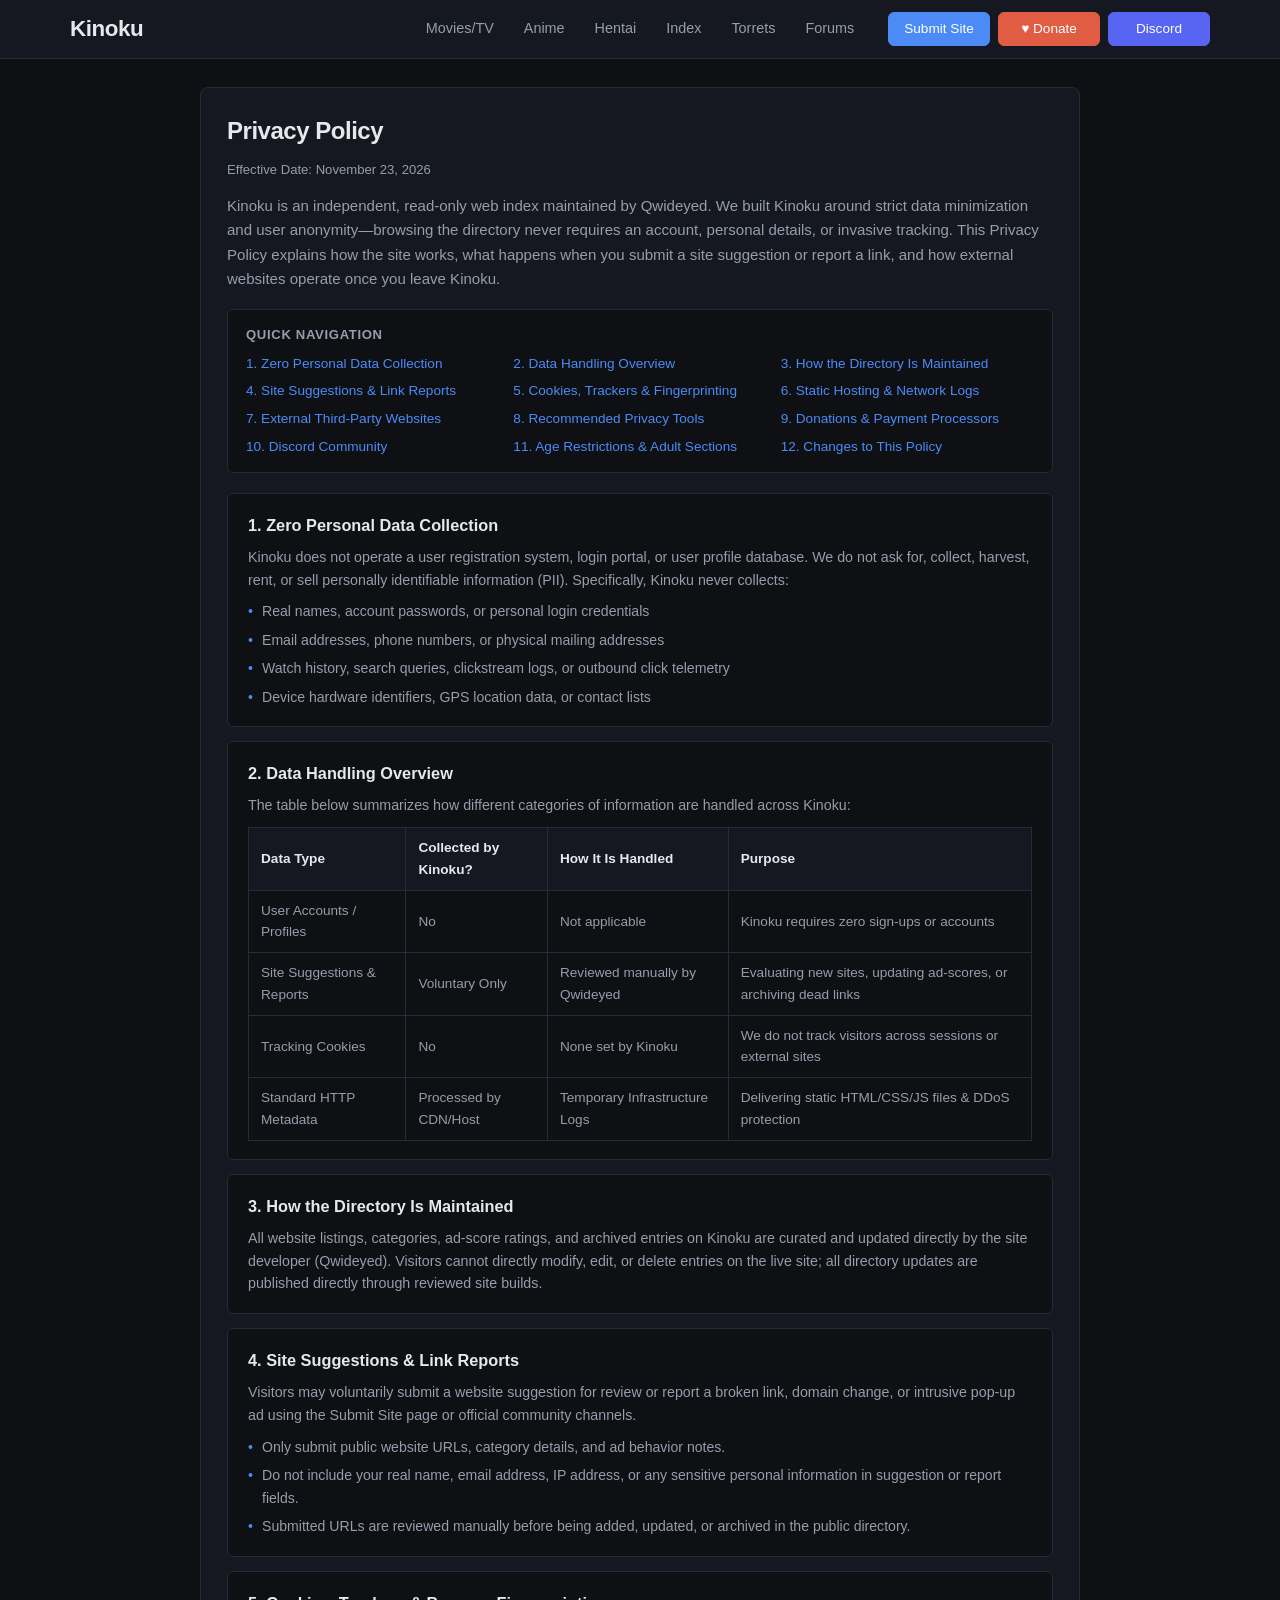
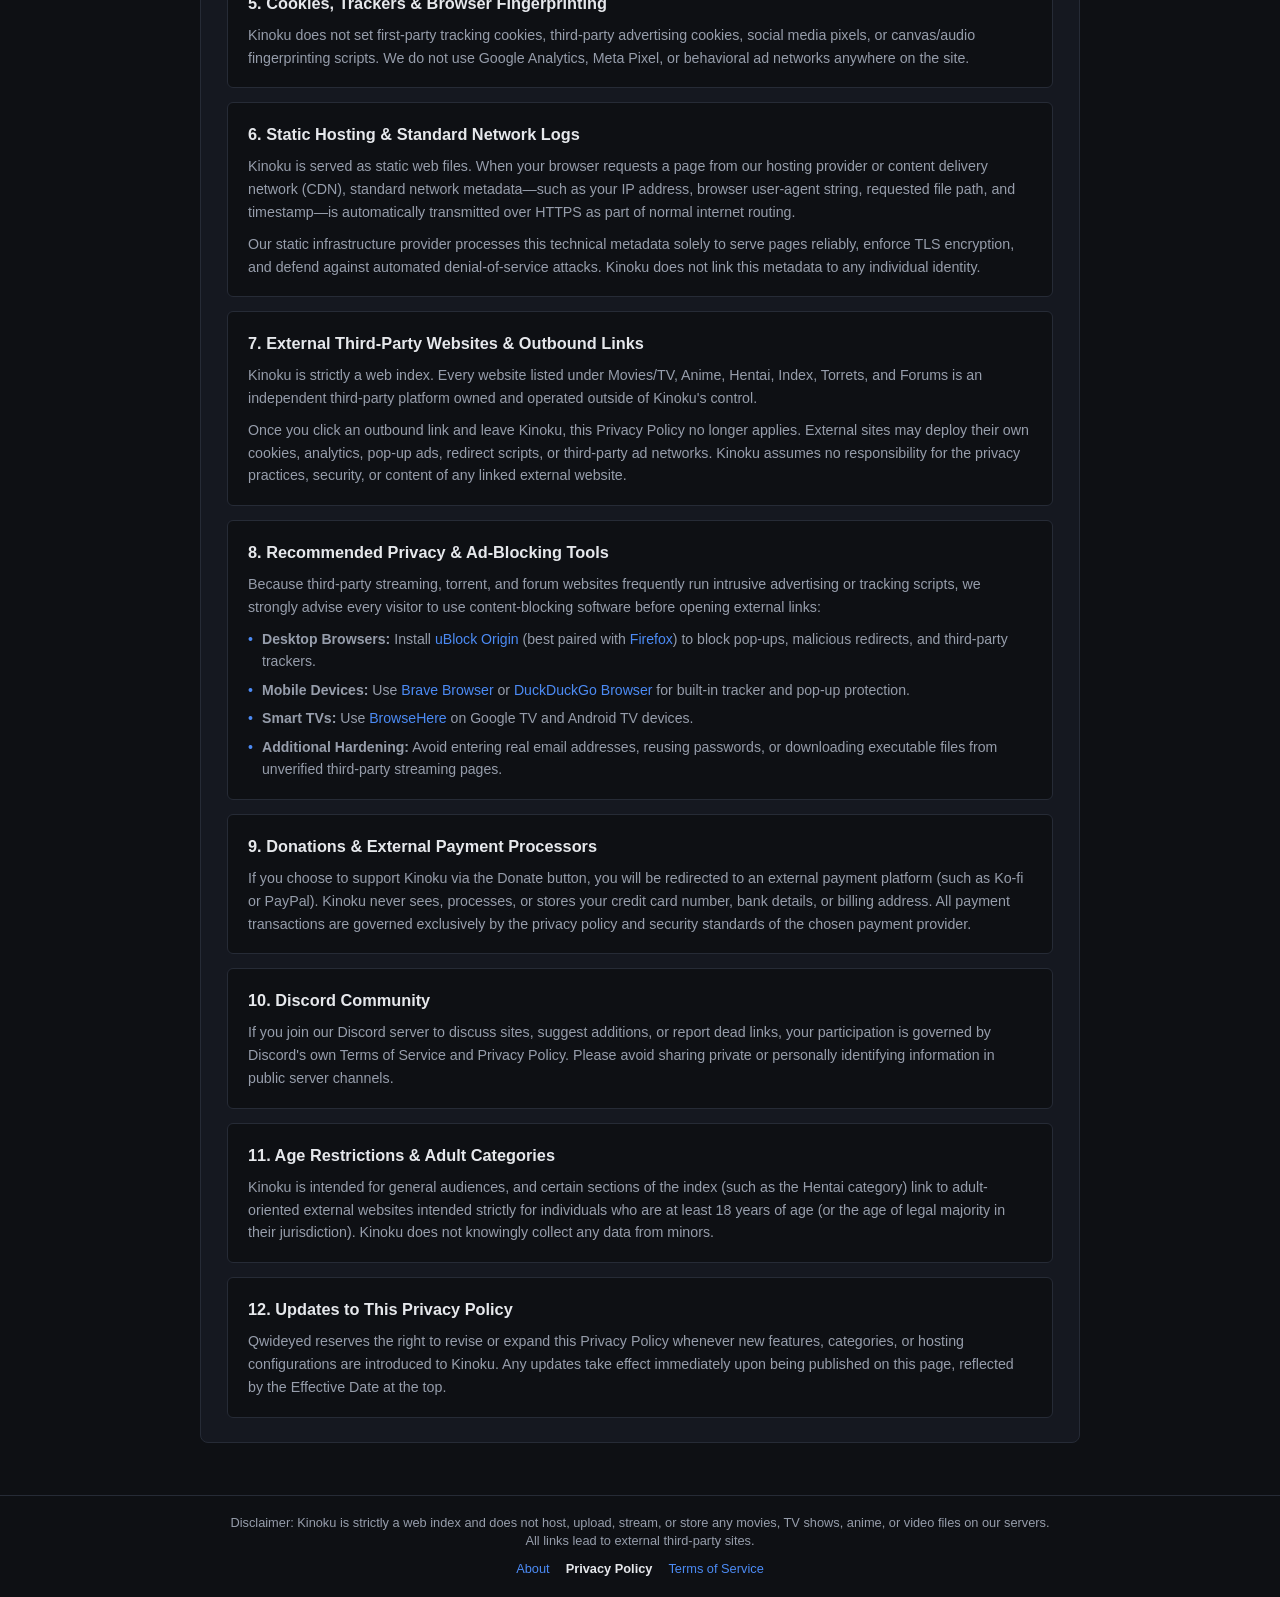
<file: policy.html>
<!DOCTYPE html>
<html lang="en">
<head>
<meta charset="UTF-8">
<meta name="viewport" content="width=device-width, initial-scale=1.0">
<title>Privacy Policy — Kinoku</title>
<style>
:root {
  --bg: #0e1014;
  --surface: #151820;
  --surface-alt: #1b1f29;
  --border: #262b36;
  --text: #e6e8ec;
  --text-muted: #969dab;
  --accent: #4c8bf5;
  --accent-hover: #3b7ae4;
  --donate: #e05d44;
  --donate-hover: #c94e36;
  --discord: #5865F2;
  --discord-hover: #4752c4;
}

* {
  box-sizing: border-box;
  margin: 0;
  padding: 0;
}

body {
  background-color: var(--bg);
  color: var(--text);
  font-family: -apple-system, BlinkMacSystemFont, "Segoe UI", Roboto, Helvetica, Arial, sans-serif;
  line-height: 1.6;
  min-height: 100vh;
  display: flex;
  flex-direction: column;
}

a {
  color: var(--accent);
  text-decoration: none;
}

a:hover {
  text-decoration: underline;
}

header {
  background-color: var(--surface);
  border-bottom: 1px solid var(--border);
  position: sticky;
  top: 0;
  z-index: 100;
}

.nav-container {
  max-width: 1180px;
  margin: 0 auto;
  padding: 10px 20px;
  min-height: 58px;
  display: grid;
  grid-template-columns: 1fr auto 1fr;
  align-items: center;
  gap: 12px;
}

.brand {
  justify-self: start;
  text-decoration: none;
  color: var(--text);
}

.brand:hover {
  text-decoration: none;
}

.brand-title {
  font-size: 1.4rem;
  font-weight: 700;
  letter-spacing: -0.02em;
}

.center-nav {
  display: flex;
  align-items: center;
  justify-content: center;
  flex-wrap: wrap;
  gap: 6px;
}

.nav-link {
  color: var(--text-muted);
  text-decoration: none;
  font-size: 0.9rem;
  font-weight: 500;
  padding: 6px 11px;
  border-radius: 6px;
  border: 1px solid transparent;
  transition: color 0.15s, background-color 0.15s, border-color 0.15s;
}

.nav-link:hover {
  color: var(--text);
  background-color: var(--surface-alt);
  text-decoration: none;
}

.nav-actions {
  justify-self: end;
  display: flex;
  align-items: center;
  gap: 8px;
}

.nav-actions .btn {
  min-width: 102px;
}

@media (max-width: 960px) {
  .nav-container {
    grid-template-columns: 1fr 1fr;
  }
  .center-nav {
    grid-column: 1 / -1;
    order: 3;
    border-top: 1px solid var(--border);
    padding-top: 8px;
  }
}

.btn {
  background-color: var(--surface-alt);
  color: var(--text);
  border: 1px solid var(--border);
  height: 34px;
  padding: 0 13px;
  border-radius: 6px;
  font-family: inherit;
  font-size: 0.85rem;
  font-weight: 500;
  line-height: 1;
  white-space: nowrap;
  cursor: pointer;
  display: inline-flex;
  align-items: center;
  justify-content: center;
  gap: 6px;
  text-decoration: none;
  transition: background-color 0.15s, border-color 0.15s;
}

.btn:hover {
  background-color: #232836;
  border-color: #3a4150;
  text-decoration: none;
}

.btn-primary {
  background-color: var(--accent);
  border-color: var(--accent);
  color: #ffffff;
}

.btn-primary:hover {
  background-color: var(--accent-hover);
  border-color: var(--accent-hover);
}

.btn-donate {
  background-color: var(--donate);
  border-color: var(--donate);
  color: #ffffff;
}

.btn-donate:hover {
  background-color: var(--donate-hover);
  border-color: var(--donate-hover);
}

.btn-discord {
  background-color: var(--discord);
  border-color: var(--discord);
  color: #ffffff;
}

.btn-discord:hover {
  background-color: var(--discord-hover);
  border-color: var(--discord-hover);
}

main {
  max-width: 920px;
  width: 100%;
  margin: 0 auto;
  padding: 28px 20px 52px;
  flex: 1;
  display: flex;
  flex-direction: column;
  gap: 20px;
}

.panel {
  background-color: var(--surface);
  border: 1px solid var(--border);
  border-radius: 8px;
  padding: 24px 26px;
}

.panel h1 {
  font-size: 1.5rem;
  font-weight: 700;
  letter-spacing: -0.02em;
  margin-bottom: 6px;
}

.last-updated {
  display: inline-block;
  font-size: 0.82rem;
  color: var(--text-muted);
  margin-bottom: 14px;
}

.panel p.intro {
  color: var(--text-muted);
  font-size: 0.94rem;
  margin-bottom: 18px;
}

.toc-box {
  background-color: var(--bg);
  border: 1px solid var(--border);
  border-radius: 6px;
  padding: 14px 18px;
  margin-bottom: 20px;
}

.toc-title {
  font-size: 0.82rem;
  font-weight: 600;
  text-transform: uppercase;
  letter-spacing: 0.05em;
  color: var(--text-muted);
  margin-bottom: 8px;
}

.toc-grid {
  display: grid;
  grid-template-columns: repeat(auto-fill, minmax(230px, 1fr));
  gap: 6px 14px;
  font-size: 0.85rem;
}

.policy-list {
  display: flex;
  flex-direction: column;
  gap: 14px;
}

.policy-section {
  background-color: var(--bg);
  border: 1px solid var(--border);
  border-radius: 6px;
  padding: 18px 20px;
  scroll-margin-top: 76px;
}

.policy-section h2 {
  font-size: 1.02rem;
  font-weight: 600;
  color: var(--text);
  margin-bottom: 8px;
}

.policy-section p {
  font-size: 0.89rem;
  color: var(--text-muted);
  margin-bottom: 9px;
}

.policy-section p:last-child {
  margin-bottom: 0;
}

.policy-section ul {
  list-style: none;
  display: flex;
  flex-direction: column;
  gap: 6px;
  font-size: 0.88rem;
  color: var(--text-muted);
  margin-top: 6px;
  margin-bottom: 8px;
}

.policy-section ul:last-child {
  margin-bottom: 0;
}

.policy-section ul li {
  padding-left: 14px;
  position: relative;
}

.policy-section ul li::before {
  content: "•";
  position: absolute;
  left: 0;
  color: var(--accent);
}

.policy-table {
  width: 100%;
  border-collapse: collapse;
  margin-top: 10px;
  font-size: 0.85rem;
}

.policy-table th,
.policy-table td {
  text-align: left;
  padding: 9px 12px;
  border: 1px solid var(--border);
}

.policy-table th {
  background-color: var(--surface);
  color: var(--text);
  font-weight: 600;
}

.policy-table td {
  color: var(--text-muted);
}

.modal-backdrop {
  position: fixed;
  inset: 0;
  background-color: rgba(0, 0, 0, 0.72);
  display: none;
  align-items: center;
  justify-content: center;
  padding: 16px;
  z-index: 300;
}

.modal-backdrop.open {
  display: flex;
}

.modal {
  background-color: var(--surface);
  border: 1px solid var(--border);
  border-radius: 8px;
  width: 100%;
  max-width: 440px;
  padding: 22px;
  box-shadow: 0 20px 40px rgba(0, 0, 0, 0.6);
}

.modal-header {
  display: flex;
  justify-content: space-between;
  align-items: center;
  margin-bottom: 16px;
}

.modal-header h2 {
  font-size: 1.1rem;
  font-weight: 600;
}

.close-btn {
  background: none;
  border: none;
  color: var(--text-muted);
  font-size: 1.3rem;
  cursor: pointer;
  line-height: 1;
}

.close-btn:hover {
  color: var(--text);
}

.modal-footer {
  display: flex;
  justify-content: flex-end;
  gap: 8px;
  margin-top: 18px;
}

.donate-options {
  display: grid;
  gap: 10px;
  margin: 14px 0;
}

.donate-card {
  background-color: var(--bg);
  border: 1px solid var(--border);
  padding: 12px;
  border-radius: 6px;
  display: flex;
  justify-content: space-between;
  align-items: center;
}

.donate-card span {
  font-size: 0.88rem;
}

.donate-card a {
  color: var(--accent);
  text-decoration: none;
  font-size: 0.85rem;
  font-weight: 600;
}

.donate-card a:hover {
  text-decoration: underline;
}

footer {
  border-top: 1px solid var(--border);
  padding: 18px 20px;
  text-align: center;
  font-size: 0.8rem;
  color: var(--text-muted);
}

.footer-disclaimer {
  max-width: 820px;
  margin: 0 auto 8px;
  line-height: 1.45;
}

.footer-links {
  display: flex;
  justify-content: center;
  gap: 16px;
}

.footer-links a.active {
  color: var(--text);
  font-weight: 600;
}
</style>
</head>
<body>

<header>
  <div class="nav-container">
    <a href="index.html" class="brand">
      <span class="brand-title">Kinoku</span>
    </a>

    <nav class="center-nav">
      <a href="movies-tv.html" class="nav-link">Movies/TV</a>
      <a href="anime.html" class="nav-link">Anime</a>
      <a href="hentai.html" class="nav-link">Hentai</a>
      <a href="index.html" class="nav-link">Index</a>
      <a href="torrets.html" class="nav-link">Torrets</a>
      <a href="forums.html" class="nav-link">Forums</a>
    </nav>

    <div class="nav-actions">
      <a href="submit.html" class="btn btn-primary">Submit Site</a>
      <button class="btn btn-donate" id="openDonateBtn" type="button">&#9829; Donate</button>
      <a class="btn btn-discord" href="https://discord.com" target="_blank" rel="noopener noreferrer">Discord</a>
    </div>
  </div>
</header>

<main>
  <section class="panel">
    <h1>Privacy Policy</h1>
    <span class="last-updated">Effective Date: November 23, 2026</span>
    <p class="intro">
      Kinoku is an independent, read-only web index maintained by Qwideyed. We built Kinoku around strict data minimization and user anonymity—browsing the directory never requires an account, personal details, or invasive tracking. This Privacy Policy explains how the site works, what happens when you submit a site suggestion or report a link, and how external websites operate once you leave Kinoku.
    </p>

    <div class="toc-box">
      <div class="toc-title">Quick Navigation</div>
      <div class="toc-grid">
        <a href="#sec-1">1. Zero Personal Data Collection</a>
        <a href="#sec-2">2. Data Handling Overview</a>
        <a href="#sec-3">3. How the Directory Is Maintained</a>
        <a href="#sec-4">4. Site Suggestions &amp; Link Reports</a>
        <a href="#sec-5">5. Cookies, Trackers &amp; Fingerprinting</a>
        <a href="#sec-6">6. Static Hosting &amp; Network Logs</a>
        <a href="#sec-7">7. External Third-Party Websites</a>
        <a href="#sec-8">8. Recommended Privacy Tools</a>
        <a href="#sec-9">9. Donations &amp; Payment Processors</a>
        <a href="#sec-10">10. Discord Community</a>
        <a href="#sec-11">11. Age Restrictions &amp; Adult Sections</a>
        <a href="#sec-12">12. Changes to This Policy</a>
      </div>
    </div>

    <div class="policy-list">
      <div class="policy-section" id="sec-1">
        <h2>1. Zero Personal Data Collection</h2>
        <p>
          Kinoku does not operate a user registration system, login portal, or user profile database. We do not ask for, collect, harvest, rent, or sell personally identifiable information (PII). Specifically, Kinoku never collects:
        </p>
        <ul>
          <li>Real names, account passwords, or personal login credentials</li>
          <li>Email addresses, phone numbers, or physical mailing addresses</li>
          <li>Watch history, search queries, clickstream logs, or outbound click telemetry</li>
          <li>Device hardware identifiers, GPS location data, or contact lists</li>
        </ul>
      </div>

      <div class="policy-section" id="sec-2">
        <h2>2. Data Handling Overview</h2>
        <p>
          The table below summarizes how different categories of information are handled across Kinoku:
        </p>
        <table class="policy-table">
          <thead>
            <tr>
              <th>Data Type</th>
              <th>Collected by Kinoku?</th>
              <th>How It Is Handled</th>
              <th>Purpose</th>
            </tr>
          </thead>
          <tbody>
            <tr>
              <td>User Accounts / Profiles</td>
              <td>No</td>
              <td>Not applicable</td>
              <td>Kinoku requires zero sign-ups or accounts</td>
            </tr>
            <tr>
              <td>Site Suggestions &amp; Reports</td>
              <td>Voluntary Only</td>
              <td>Reviewed manually by Qwideyed</td>
              <td>Evaluating new sites, updating ad-scores, or archiving dead links</td>
            </tr>
            <tr>
              <td>Tracking Cookies</td>
              <td>No</td>
              <td>None set by Kinoku</td>
              <td>We do not track visitors across sessions or external sites</td>
            </tr>
            <tr>
              <td>Standard HTTP Metadata</td>
              <td>Processed by CDN/Host</td>
              <td>Temporary Infrastructure Logs</td>
              <td>Delivering static HTML/CSS/JS files &amp; DDoS protection</td>
            </tr>
          </tbody>
        </table>
      </div>

      <div class="policy-section" id="sec-3">
        <h2>3. How the Directory Is Maintained</h2>
        <p>
          All website listings, categories, ad-score ratings, and archived entries on Kinoku are curated and updated directly by the site developer (Qwideyed). Visitors cannot directly modify, edit, or delete entries on the live site; all directory updates are published directly through reviewed site builds.
        </p>
      </div>

      <div class="policy-section" id="sec-4">
        <h2>4. Site Suggestions &amp; Link Reports</h2>
        <p>
          Visitors may voluntarily submit a website suggestion for review or report a broken link, domain change, or intrusive pop-up ad using the Submit Site page or official community channels.
        </p>
        <ul>
          <li>Only submit public website URLs, category details, and ad behavior notes.</li>
          <li>Do not include your real name, email address, IP address, or any sensitive personal information in suggestion or report fields.</li>
          <li>Submitted URLs are reviewed manually before being added, updated, or archived in the public directory.</li>
        </ul>
      </div>

      <div class="policy-section" id="sec-5">
        <h2>5. Cookies, Trackers &amp; Browser Fingerprinting</h2>
        <p>
          Kinoku does not set first-party tracking cookies, third-party advertising cookies, social media pixels, or canvas/audio fingerprinting scripts. We do not use Google Analytics, Meta Pixel, or behavioral ad networks anywhere on the site.
        </p>
      </div>

      <div class="policy-section" id="sec-6">
        <h2>6. Static Hosting &amp; Standard Network Logs</h2>
        <p>
          Kinoku is served as static web files. When your browser requests a page from our hosting provider or content delivery network (CDN), standard network metadata—such as your IP address, browser user-agent string, requested file path, and timestamp—is automatically transmitted over HTTPS as part of normal internet routing.
        </p>
        <p>
          Our static infrastructure provider processes this technical metadata solely to serve pages reliably, enforce TLS encryption, and defend against automated denial-of-service attacks. Kinoku does not link this metadata to any individual identity.
        </p>
      </div>

      <div class="policy-section" id="sec-7">
        <h2>7. External Third-Party Websites &amp; Outbound Links</h2>
        <p>
          Kinoku is strictly a web index. Every website listed under Movies/TV, Anime, Hentai, Index, Torrets, and Forums is an independent third-party platform owned and operated outside of Kinoku's control.
        </p>
        <p>
          Once you click an outbound link and leave Kinoku, this Privacy Policy no longer applies. External sites may deploy their own cookies, analytics, pop-up ads, redirect scripts, or third-party ad networks. Kinoku assumes no responsibility for the privacy practices, security, or content of any linked external website.
        </p>
      </div>

      <div class="policy-section" id="sec-8">
        <h2>8. Recommended Privacy &amp; Ad-Blocking Tools</h2>
        <p>
          Because third-party streaming, torrent, and forum websites frequently run intrusive advertising or tracking scripts, we strongly advise every visitor to use content-blocking software before opening external links:
        </p>
        <ul>
          <li><strong>Desktop Browsers:</strong> Install <a href="https://ublockorigin.com/" target="_blank" rel="noopener noreferrer">uBlock Origin</a> (best paired with <a href="https://www.firefox.com/" target="_blank" rel="noopener noreferrer">Firefox</a>) to block pop-ups, malicious redirects, and third-party trackers.</li>
          <li><strong>Mobile Devices:</strong> Use <a href="https://brave.com/" target="_blank" rel="noopener noreferrer">Brave Browser</a> or <a href="https://duckduckgo.com/" target="_blank" rel="noopener noreferrer">DuckDuckGo Browser</a> for built-in tracker and pop-up protection.</li>
          <li><strong>Smart TVs:</strong> Use <a href="https://browsehere.net/en/" target="_blank" rel="noopener noreferrer">BrowseHere</a> on Google TV and Android TV devices.</li>
          <li><strong>Additional Hardening:</strong> Avoid entering real email addresses, reusing passwords, or downloading executable files from unverified third-party streaming pages.</li>
        </ul>
      </div>

      <div class="policy-section" id="sec-9">
        <h2>9. Donations &amp; External Payment Processors</h2>
        <p>
          If you choose to support Kinoku via the Donate button, you will be redirected to an external payment platform (such as Ko-fi or PayPal). Kinoku never sees, processes, or stores your credit card number, bank details, or billing address. All payment transactions are governed exclusively by the privacy policy and security standards of the chosen payment provider.
        </p>
      </div>

      <div class="policy-section" id="sec-10">
        <h2>10. Discord Community</h2>
        <p>
          If you join our Discord server to discuss sites, suggest additions, or report dead links, your participation is governed by Discord's own Terms of Service and Privacy Policy. Please avoid sharing private or personally identifying information in public server channels.
        </p>
      </div>

      <div class="policy-section" id="sec-11">
        <h2>11. Age Restrictions &amp; Adult Categories</h2>
        <p>
          Kinoku is intended for general audiences, and certain sections of the index (such as the Hentai category) link to adult-oriented external websites intended strictly for individuals who are at least 18 years of age (or the age of legal majority in their jurisdiction). Kinoku does not knowingly collect any data from minors.
        </p>
      </div>

      <div class="policy-section" id="sec-12">
        <h2>12. Updates to This Privacy Policy</h2>
        <p>
          Qwideyed reserves the right to revise or expand this Privacy Policy whenever new features, categories, or hosting configurations are introduced to Kinoku. Any updates take effect immediately upon being published on this page, reflected by the Effective Date at the top.
        </p>
      </div>
    </div>
  </section>
</main>

<footer>
  <div class="footer-disclaimer">
    Disclaimer: Kinoku is strictly a web index and does not host, upload, stream, or store any movies, TV shows, anime, or video files on our servers. All links lead to external third-party sites.
  </div>
  <div class="footer-links">
    <a href="about.html">About</a>
    <a href="privacy-policy.html" class="active">Privacy Policy</a>
    <a href="terms.html">Terms of Service</a>
  </div>
</footer>

<div class="modal-backdrop" id="donateModal">
  <div class="modal">
    <div class="modal-header">
      <h2>Support Kinoku</h2>
      <button class="close-btn" data-close="donateModal">&times;</button>
    </div>
    <p style="font-size: 0.9rem; color: var(--text-muted);">
      Kinoku is an independent web index. Donations help keep the site maintained and online.
    </p>
    <div class="donate-options">
      <div class="donate-card">
        <span><strong>Ko-fi</strong> &mdash; One-time tip</span>
        <a href="https://ko-fi.com" target="_blank" rel="noopener noreferrer">Donate &rarr;</a>
      </div>
      <div class="donate-card">
        <span><strong>PayPal</strong> &mdash; Direct contribution</span>
        <a href="https://paypal.com" target="_blank" rel="noopener noreferrer">Contribute &rarr;</a>
      </div>
    </div>
    <div class="modal-footer">
      <button type="button" class="btn" data-close="donateModal">Close</button>
    </div>
  </div>
</div>

<script>
document.getElementById('openDonateBtn').addEventListener('click', () => {
  document.getElementById('donateModal').classList.add('open');
});

document.querySelectorAll('[data-close]').forEach(btn => {
  btn.addEventListener('click', () => {
    document.getElementById(btn.dataset.close).classList.remove('open');
  });
});

document.querySelectorAll('.modal-backdrop').forEach(backdrop => {
  backdrop.addEventListener('click', e => {
    if (e.target === backdrop) backdrop.classList.remove('open');
  });
});
</script>
</body>
</html>
</file>
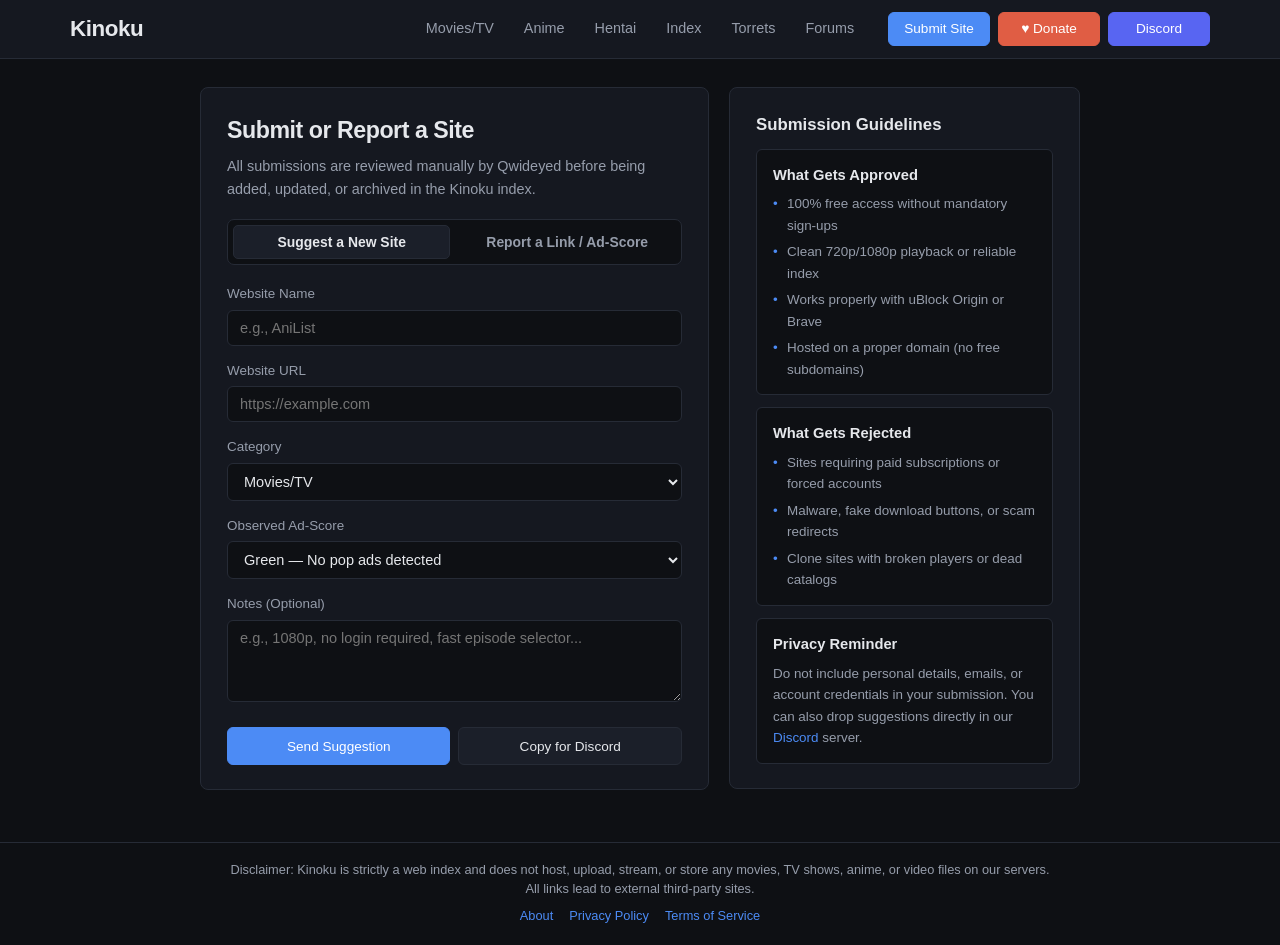
<file: submit.html>
<!DOCTYPE html>
<html lang="en">
<head>
<meta charset="UTF-8">
<meta name="viewport" content="width=device-width, initial-scale=1.0">
<title>Submit &amp; Report — Kinoku</title>
<style>
:root {
  --bg: #0e1014;
  --surface: #151820;
  --surface-alt: #1b1f29;
  --border: #262b36;
  --text: #e6e8ec;
  --text-muted: #969dab;
  --accent: #4c8bf5;
  --accent-hover: #3b7ae4;
  --donate: #e05d44;
  --donate-hover: #c94e36;
  --discord: #5865F2;
  --discord-hover: #4752c4;
  --success-bg: #162b22;
  --success-border: #285943;
  --success-text: #81c995;
}

* {
  box-sizing: border-box;
  margin: 0;
  padding: 0;
}

body {
  background-color: var(--bg);
  color: var(--text);
  font-family: -apple-system, BlinkMacSystemFont, "Segoe UI", Roboto, Helvetica, Arial, sans-serif;
  line-height: 1.6;
  min-height: 100vh;
  display: flex;
  flex-direction: column;
}

a {
  color: var(--accent);
  text-decoration: none;
}

a:hover {
  text-decoration: underline;
}

header {
  background-color: var(--surface);
  border-bottom: 1px solid var(--border);
  position: sticky;
  top: 0;
  z-index: 100;
}

.nav-container {
  max-width: 1180px;
  margin: 0 auto;
  padding: 10px 20px;
  min-height: 58px;
  display: grid;
  grid-template-columns: 1fr auto 1fr;
  align-items: center;
  gap: 12px;
}

.brand {
  justify-self: start;
  text-decoration: none;
  color: var(--text);
}

.brand:hover {
  text-decoration: none;
}

.brand-title {
  font-size: 1.4rem;
  font-weight: 700;
  letter-spacing: -0.02em;
}

.center-nav {
  display: flex;
  align-items: center;
  justify-content: center;
  flex-wrap: wrap;
  gap: 6px;
}

.nav-link {
  color: var(--text-muted);
  text-decoration: none;
  font-size: 0.9rem;
  font-weight: 500;
  padding: 6px 11px;
  border-radius: 6px;
  border: 1px solid transparent;
  transition: color 0.15s, background-color 0.15s, border-color 0.15s;
}

.nav-link:hover {
  color: var(--text);
  background-color: var(--surface-alt);
  text-decoration: none;
}

.nav-actions {
  justify-self: end;
  display: flex;
  align-items: center;
  gap: 8px;
}

.nav-actions .btn {
  min-width: 102px;
}

@media (max-width: 960px) {
  .nav-container {
    grid-template-columns: 1fr 1fr;
  }
  .center-nav {
    grid-column: 1 / -1;
    order: 3;
    border-top: 1px solid var(--border);
    padding-top: 8px;
  }
}

.btn {
  background-color: var(--surface-alt);
  color: var(--text);
  border: 1px solid var(--border);
  height: 34px;
  padding: 0 13px;
  border-radius: 6px;
  font-family: inherit;
  font-size: 0.85rem;
  font-weight: 500;
  line-height: 1;
  white-space: nowrap;
  cursor: pointer;
  display: inline-flex;
  align-items: center;
  justify-content: center;
  gap: 6px;
  text-decoration: none;
  transition: background-color 0.15s, border-color 0.15s;
}

.btn:hover {
  background-color: #232836;
  border-color: #3a4150;
  text-decoration: none;
}

.btn-primary {
  background-color: var(--accent);
  border-color: var(--accent);
  color: #ffffff;
}

.btn-primary:hover {
  background-color: var(--accent-hover);
  border-color: var(--accent-hover);
}

.btn-donate {
  background-color: var(--donate);
  border-color: var(--donate);
  color: #ffffff;
}

.btn-donate:hover {
  background-color: var(--donate-hover);
  border-color: var(--donate-hover);
}

.btn-discord {
  background-color: var(--discord);
  border-color: var(--discord);
  color: #ffffff;
}

.btn-discord:hover {
  background-color: var(--discord-hover);
  border-color: var(--discord-hover);
}

main {
  max-width: 920px;
  width: 100%;
  margin: 0 auto;
  padding: 28px 20px 52px;
  flex: 1;
  display: flex;
  flex-direction: column;
  gap: 20px;
}

.submit-layout {
  display: grid;
  grid-template-columns: 1fr;
  gap: 20px;
}

@media (min-width: 820px) {
  .submit-layout {
    grid-template-columns: 1.45fr 1fr;
    align-items: start;
  }
}

.panel {
  background-color: var(--surface);
  border: 1px solid var(--border);
  border-radius: 8px;
  padding: 24px 26px;
}

.panel h1 {
  font-size: 1.45rem;
  font-weight: 700;
  letter-spacing: -0.02em;
  margin-bottom: 6px;
}

.panel h2 {
  font-size: 1.05rem;
  font-weight: 600;
  margin-bottom: 10px;
}

.panel p.sub {
  color: var(--text-muted);
  font-size: 0.9rem;
  margin-bottom: 18px;
}

.mode-tabs {
  display: grid;
  grid-template-columns: 1fr 1fr;
  gap: 8px;
  background-color: var(--bg);
  border: 1px solid var(--border);
  padding: 5px;
  border-radius: 7px;
  margin-bottom: 18px;
}

.mode-tab {
  background: none;
  border: 1px solid transparent;
  color: var(--text-muted);
  padding: 8px 12px;
  border-radius: 5px;
  font-family: inherit;
  font-size: 0.87rem;
  font-weight: 600;
  cursor: pointer;
  transition: background-color 0.15s, color 0.15s, border-color 0.15s;
}

.mode-tab:hover {
  color: var(--text);
}

.mode-tab.active {
  background-color: var(--surface-alt);
  border-color: var(--border);
  color: var(--text);
}

.form-group {
  margin-bottom: 14px;
}

.form-group label {
  display: block;
  font-size: 0.84rem;
  font-weight: 500;
  color: var(--text-muted);
  margin-bottom: 5px;
}

.form-group input,
.form-group select,
.form-group textarea {
  width: 100%;
  background-color: var(--bg);
  border: 1px solid var(--border);
  color: var(--text);
  padding: 9px 12px;
  border-radius: 6px;
  font-size: 0.91rem;
  font-family: inherit;
  outline: none;
  transition: border-color 0.15s;
}

.form-group input:focus,
.form-group select:focus,
.form-group textarea:focus {
  border-color: var(--accent);
}

.form-group textarea {
  resize: vertical;
  min-height: 82px;
}

.form-actions {
  display: flex;
  flex-wrap: wrap;
  gap: 8px;
  margin-top: 18px;
}

.form-actions .btn {
  flex: 1;
  min-width: 140px;
  height: 38px;
}

.status-banner {
  display: none;
  margin-top: 16px;
  padding: 13px 15px;
  background-color: var(--success-bg);
  border: 1px solid var(--success-border);
  border-radius: 6px;
  color: var(--success-text);
  font-size: 0.87rem;
}

.status-banner.open {
  display: block;
}

.preview-box {
  margin-top: 10px;
  background-color: var(--bg);
  border: 1px solid var(--border);
  border-radius: 5px;
  padding: 10px 12px;
  font-family: ui-monospace, SFMono-Regular, Menlo, Monaco, Consolas, monospace;
  font-size: 0.8rem;
  color: var(--text);
  white-space: pre-wrap;
  word-break: break-word;
}

.side-rules {
  display: flex;
  flex-direction: column;
  gap: 14px;
}

.rule-card {
  background-color: var(--bg);
  border: 1px solid var(--border);
  border-radius: 6px;
  padding: 14px 16px;
}

.rule-card h3 {
  font-size: 0.92rem;
  font-weight: 600;
  color: var(--text);
  margin-bottom: 6px;
}

.rule-card p {
  font-size: 0.84rem;
  color: var(--text-muted);
}

.rule-list {
  list-style: none;
  display: flex;
  flex-direction: column;
  gap: 5px;
  font-size: 0.84rem;
  color: var(--text-muted);
}

.rule-list li {
  padding-left: 14px;
  position: relative;
}

.rule-list li::before {
  content: "•";
  position: absolute;
  left: 0;
  color: var(--accent);
}

.modal-backdrop {
  position: fixed;
  inset: 0;
  background-color: rgba(0, 0, 0, 0.72);
  display: none;
  align-items: center;
  justify-content: center;
  padding: 16px;
  z-index: 300;
}

.modal-backdrop.open {
  display: flex;
}

.modal {
  background-color: var(--surface);
  border: 1px solid var(--border);
  border-radius: 8px;
  width: 100%;
  max-width: 440px;
  padding: 22px;
  box-shadow: 0 20px 40px rgba(0, 0, 0, 0.6);
}

.modal-header {
  display: flex;
  justify-content: space-between;
  align-items: center;
  margin-bottom: 16px;
}

.modal-header h2 {
  font-size: 1.1rem;
  font-weight: 600;
}

.close-btn {
  background: none;
  border: none;
  color: var(--text-muted);
  font-size: 1.3rem;
  cursor: pointer;
  line-height: 1;
}

.close-btn:hover {
  color: var(--text);
}

.modal-footer {
  display: flex;
  justify-content: flex-end;
  gap: 8px;
  margin-top: 18px;
}

.donate-options {
  display: grid;
  gap: 10px;
  margin: 14px 0;
}

.donate-card {
  background-color: var(--bg);
  border: 1px solid var(--border);
  padding: 12px;
  border-radius: 6px;
  display: flex;
  justify-content: space-between;
  align-items: center;
}

.donate-card span {
  font-size: 0.88rem;
}

.donate-card a {
  color: var(--accent);
  text-decoration: none;
  font-size: 0.85rem;
  font-weight: 600;
}

.donate-card a:hover {
  text-decoration: underline;
}

footer {
  border-top: 1px solid var(--border);
  padding: 18px 20px;
  text-align: center;
  font-size: 0.8rem;
  color: var(--text-muted);
}

.footer-disclaimer {
  max-width: 820px;
  margin: 0 auto 8px;
  line-height: 1.45;
}

.footer-links {
  display: flex;
  justify-content: center;
  gap: 16px;
}
</style>
</head>
<body>

<header>
  <div class="nav-container">
    <a href="index.html" class="brand">
      <span class="brand-title">Kinoku</span>
    </a>

    <nav class="center-nav">
      <a href="movies-tv.html" class="nav-link">Movies/TV</a>
      <a href="anime.html" class="nav-link">Anime</a>
      <a href="hentai.html" class="nav-link">Hentai</a>
      <a href="index.html" class="nav-link">Index</a>
      <a href="torrets.html" class="nav-link">Torrets</a>
      <a href="forums.html" class="nav-link">Forums</a>
    </nav>

    <div class="nav-actions">
      <a href="submit.html" class="btn btn-primary">Submit Site</a>
      <button class="btn btn-donate" id="openDonateBtn" type="button">&#9829; Donate</button>
      <a class="btn btn-discord" href="https://discord.com" target="_blank" rel="noopener noreferrer">Discord</a>
    </div>
  </div>
</header>

<main>
  <div class="submit-layout">
    <section class="panel">
      <h1>Submit or Report a Site</h1>
      <p class="sub">
        All submissions are reviewed manually by Qwideyed before being added, updated, or archived in the Kinoku index.
      </p>

      <div class="mode-tabs">
        <button type="button" class="mode-tab active" data-mode="suggest">Suggest a New Site</button>
        <button type="button" class="mode-tab" data-mode="report">Report a Link / Ad-Score</button>
      </div>

      <form id="suggestForm">
        <div class="form-group">
          <label for="suggestName">Website Name</label>
          <input type="text" id="suggestName" required placeholder="e.g., AniList">
        </div>
        <div class="form-group">
          <label for="suggestUrl">Website URL</label>
          <input type="url" id="suggestUrl" required placeholder="https://example.com">
        </div>
        <div class="form-group">
          <label for="suggestCategory">Category</label>
          <select id="suggestCategory" required>
            <option value="Movies/TV">Movies/TV</option>
            <option value="Anime">Anime</option>
            <option value="Hentai">Hentai</option>
            <option value="Index">Index</option>
            <option value="Torrets">Torrets</option>
            <option value="Forums">Forums</option>
          </select>
        </div>
        <div class="form-group">
          <label for="suggestAdScore">Observed Ad-Score</label>
          <select id="suggestAdScore" required>
            <option value="Green">Green — No pop ads detected</option>
            <option value="Yellow">Yellow — Mostly blocked / may have captcha</option>
            <option value="Red">Red — Pop ads may redirect / intrusive</option>
          </select>
        </div>
        <div class="form-group">
          <label for="suggestNotes">Notes (Optional)</label>
          <textarea id="suggestNotes" placeholder="e.g., 1080p, no login required, fast episode selector..."></textarea>
        </div>
        <div class="form-actions">
          <button type="submit" class="btn btn-primary">Send Suggestion</button>
          <button type="button" class="btn" id="copySuggestBtn">Copy for Discord</button>
        </div>
      </form>

      <form id="reportForm" style="display: none;">
        <div class="form-group">
          <label for="reportSite">Site Name or URL on Kinoku</label>
          <input type="text" id="reportSite" required placeholder="e.g., example.com">
        </div>
        <div class="form-group">
          <label for="reportCategory">Current Category</label>
          <select id="reportCategory" required>
            <option value="Movies/TV">Movies/TV</option>
            <option value="Anime">Anime</option>
            <option value="Hentai">Hentai</option>
            <option value="Index">Index</option>
            <option value="Torrets">Torrets</option>
            <option value="Forums">Forums</option>
          </select>
        </div>
        <div class="form-group">
          <label for="reportReason">Issue Type</label>
          <select id="reportReason" required>
            <option value="Dead / Offline Link">Dead / Offline Link (Archive)</option>
            <option value="Domain Changed">Domain / URL Changed</option>
            <option value="Ad-Score Worsened">Ad-Score Worsened (Intrusive Pop Ads / Redirects)</option>
            <option value="Paywall / Account Required">Now Requires Account or Payment</option>
            <option value="Wrong Category">Listed in Wrong Category</option>
          </select>
        </div>
        <div class="form-group">
          <label for="reportDetails">Details / New Domain (Optional)</label>
          <textarea id="reportDetails" placeholder="Include new URL if the domain moved, or describe the ad/playback issue..."></textarea>
        </div>
        <div class="form-actions">
          <button type="submit" class="btn btn-primary">Submit Report</button>
          <button type="button" class="btn" id="copyReportBtn">Copy for Discord</button>
        </div>
      </form>

      <div class="status-banner" id="statusBanner">
        <div id="statusText">Submission formatted and ready!</div>
        <div class="preview-box" id="submissionPreview"></div>
      </div>
    </section>

    <aside class="side-rules">
      <div class="panel">
        <h2>Submission Guidelines</h2>
        <div style="display: flex; flex-direction: column; gap: 12px;">
          <div class="rule-card">
            <h3>What Gets Approved</h3>
            <ul class="rule-list">
              <li>100% free access without mandatory sign-ups</li>
              <li>Clean 720p/1080p playback or reliable index</li>
              <li>Works properly with uBlock Origin or Brave</li>
              <li>Hosted on a proper domain (no free subdomains)</li>
            </ul>
          </div>

          <div class="rule-card">
            <h3>What Gets Rejected</h3>
            <ul class="rule-list">
              <li>Sites requiring paid subscriptions or forced accounts</li>
              <li>Malware, fake download buttons, or scam redirects</li>
              <li>Clone sites with broken players or dead catalogs</li>
            </ul>
          </div>

          <div class="rule-card">
            <h3>Privacy Reminder</h3>
            <p>
              Do not include personal details, emails, or account credentials in your submission. You can also drop suggestions directly in our <a href="https://discord.com" target="_blank" rel="noopener noreferrer">Discord</a> server.
            </p>
          </div>
        </div>
      </div>
    </aside>
  </div>
</main>

<footer>
  <div class="footer-disclaimer">
    Disclaimer: Kinoku is strictly a web index and does not host, upload, stream, or store any movies, TV shows, anime, or video files on our servers. All links lead to external third-party sites.
  </div>
  <div class="footer-links">
    <a href="about.html">About</a>
    <a href="privacy-policy.html">Privacy Policy</a>
    <a href="terms.html">Terms of Service</a>
  </div>
</footer>

<div class="modal-backdrop" id="donateModal">
  <div class="modal">
    <div class="modal-header">
      <h2>Support Kinoku</h2>
      <button class="close-btn" data-close="donateModal">&times;</button>
    </div>
    <p style="font-size: 0.9rem; color: var(--text-muted);">
      Kinoku is an independent web index. Donations help keep the site maintained and online.
    </p>
    <div class="donate-options">
      <div class="donate-card">
        <span><strong>Ko-fi</strong> &mdash; One-time tip</span>
        <a href="https://ko-fi.com" target="_blank" rel="noopener noreferrer">Donate &rarr;</a>
      </div>
      <div class="donate-card">
        <span><strong>PayPal</strong> &mdash; Direct contribution</span>
        <a href="https://paypal.com" target="_blank" rel="noopener noreferrer">Contribute &rarr;</a>
      </div>
    </div>
    <div class="modal-footer">
      <button type="button" class="btn" data-close="donateModal">Close</button>
    </div>
  </div>
</div>

<script>
const DISCORD_WEBHOOK_URL = '';

const modeTabs = document.querySelectorAll('.mode-tab');
const suggestForm = document.getElementById('suggestForm');
const reportForm = document.getElementById('reportForm');
const statusBanner = document.getElementById('statusBanner');
const statusText = document.getElementById('statusText');
const submissionPreview = document.getElementById('submissionPreview');

modeTabs.forEach(tab => {
  tab.addEventListener('click', () => {
    modeTabs.forEach(t => t.classList.remove('active'));
    tab.classList.add('active');
    statusBanner.classList.remove('open');

    if (tab.dataset.mode === 'suggest') {
      suggestForm.style.display = 'block';
      reportForm.style.display = 'none';
    } else {
      suggestForm.style.display = 'none';
      reportForm.style.display = 'block';
    }
  });
});

function buildSuggestPayload() {
  const name = document.getElementById('suggestName').value.trim();
  const url = document.getElementById('suggestUrl').value.trim();
  const category = document.getElementById('suggestCategory').value;
  const adScore = document.getElementById('suggestAdScore').value;
  const notes = document.getElementById('suggestNotes').value.trim() || 'None';

  return `[Kinoku Site Suggestion]\nName: ${name}\nURL: ${url}\nCategory: ${category}\nAd-Score: ${adScore}\nNotes: ${notes}`;
}

function buildReportPayload() {
  const site = document.getElementById('reportSite').value.trim();
  const category = document.getElementById('reportCategory').value;
  const reason = document.getElementById('reportReason').value;
  const details = document.getElementById('reportDetails').value.trim() || 'None';

  return `[Kinoku Link Report]\nSite: ${site}\nCategory: ${category}\nIssue: ${reason}\nDetails: ${details}`;
}

async function handleSubmission(payloadText, formEl, successLabel) {
  submissionPreview.textContent = payloadText;
  statusBanner.classList.add('open');

  if (DISCORD_WEBHOOK_URL) {
    try {
      const res = await fetch(DISCORD_WEBHOOK_URL, {
        method: 'POST',
        headers: { 'Content-Type': 'application/json' },
        body: JSON.stringify({ content: payloadText })
      });
      if (res.ok) {
        statusText.textContent = successLabel + ' Sent directly to Qwideyed for review.';
        formEl.reset();
        return;
      }
    } catch (err) {}
  }

  if (navigator.clipboard && navigator.clipboard.writeText) {
    try {
      await navigator.clipboard.writeText(payloadText);
      statusText.textContent = successLabel + ' Copied to your clipboard—paste it in the Kinoku Discord for review:';
      formEl.reset();
      return;
    } catch (err) {}
  }

  statusText.textContent = successLabel + ' Copy the formatted text below and send it on Discord:';
  formEl.reset();
}

suggestForm.addEventListener('submit', e => {
  e.preventDefault();
  handleSubmission(buildSuggestPayload(), suggestForm, 'Site suggestion ready!');
});

reportForm.addEventListener('submit', e => {
  e.preventDefault();
  handleSubmission(buildReportPayload(), reportForm, 'Link report ready!');
});

document.getElementById('copySuggestBtn').addEventListener('click', () => {
  if (!suggestForm.reportValidity()) return;
  handleSubmission(buildSuggestPayload(), suggestForm, 'Suggestion copied!');
});

document.getElementById('copyReportBtn').addEventListener('click', () => {
  if (!reportForm.reportValidity()) return;
  handleSubmission(buildReportPayload(), reportForm, 'Report copied!');
});

document.getElementById('openDonateBtn').addEventListener('click', () => {
  document.getElementById('donateModal').classList.add('open');
});

document.querySelectorAll('[data-close]').forEach(btn => {
  btn.addEventListener('click', () => {
    document.getElementById(btn.dataset.close).classList.remove('open');
  });
});

document.querySelectorAll('.modal-backdrop').forEach(backdrop => {
  backdrop.addEventListener('click', e => {
    if (e.target === backdrop) backdrop.classList.remove('open');
  });
});
</script>
</body>
</html>
</file>
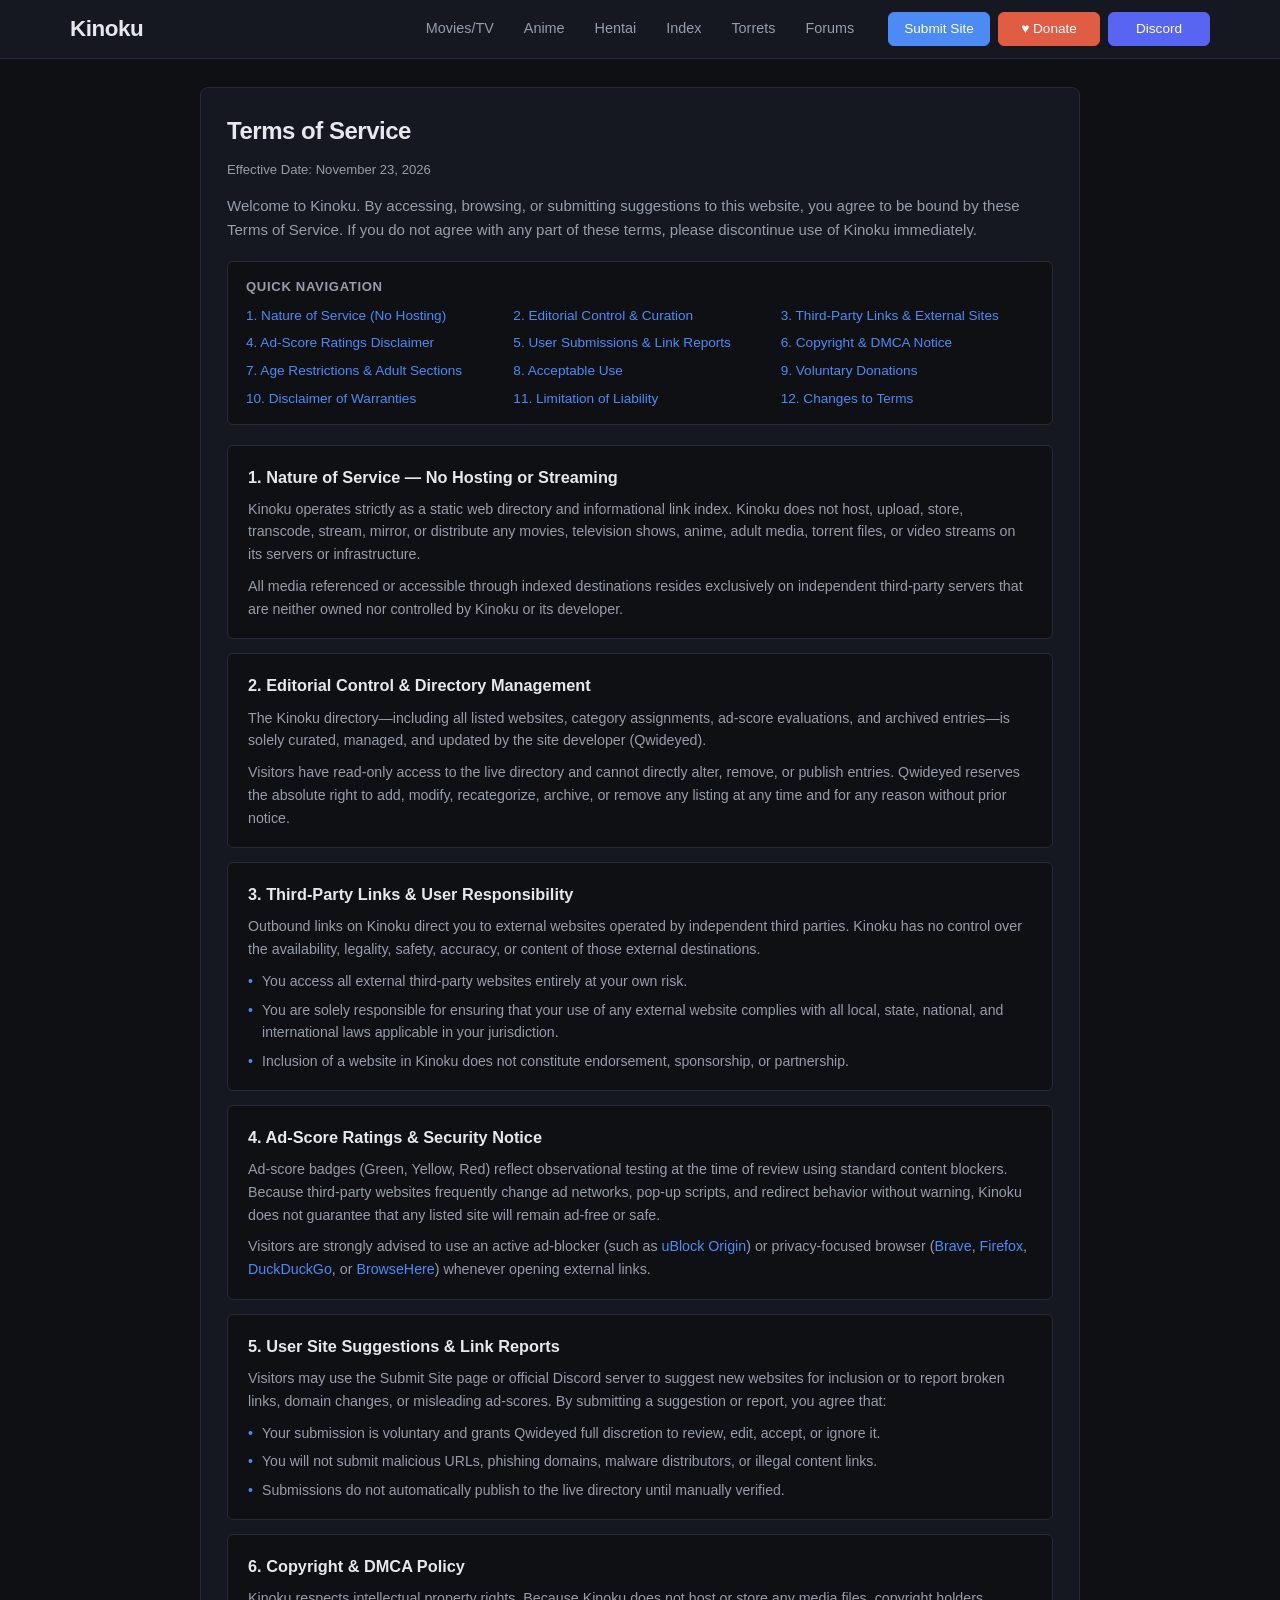
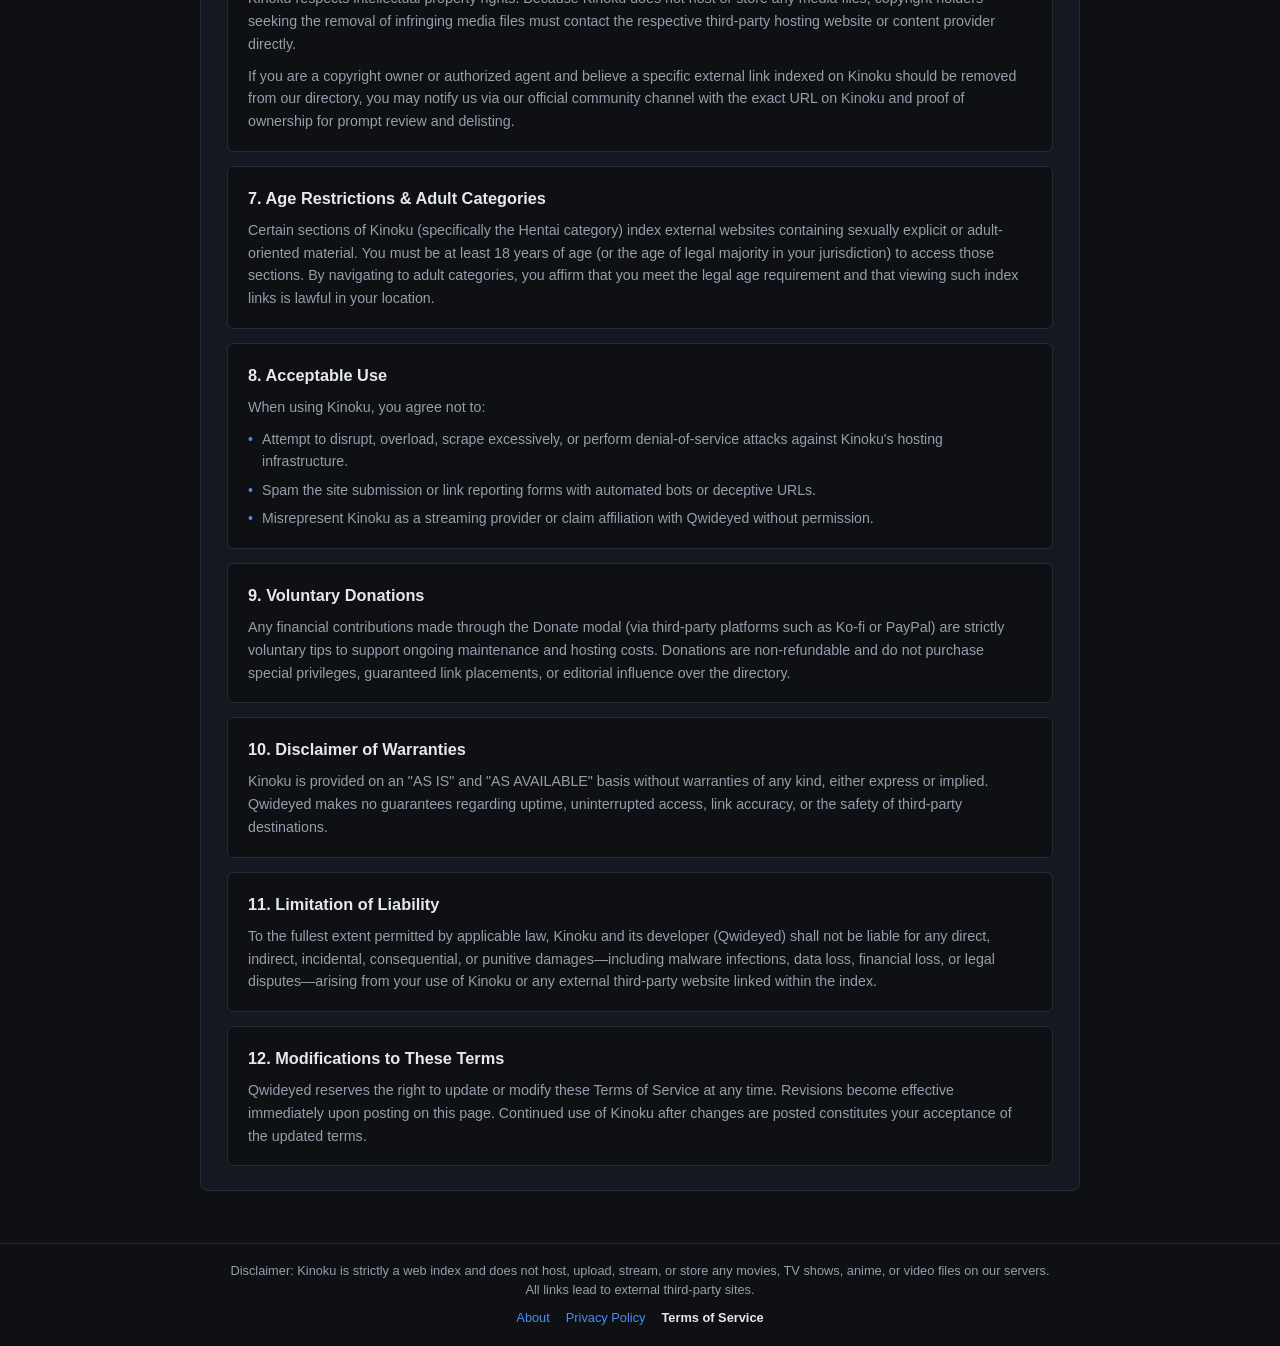
<file: terms.html>
<!DOCTYPE html>
<html lang="en">
<head>
<meta charset="UTF-8">
<meta name="viewport" content="width=device-width, initial-scale=1.0">
<title>Terms of Service — Kinoku</title>
<style>
:root {
  --bg: #0e1014;
  --surface: #151820;
  --surface-alt: #1b1f29;
  --border: #262b36;
  --text: #e6e8ec;
  --text-muted: #969dab;
  --accent: #4c8bf5;
  --accent-hover: #3b7ae4;
  --donate: #e05d44;
  --donate-hover: #c94e36;
  --discord: #5865F2;
  --discord-hover: #4752c4;
}

* {
  box-sizing: border-box;
  margin: 0;
  padding: 0;
}

body {
  background-color: var(--bg);
  color: var(--text);
  font-family: -apple-system, BlinkMacSystemFont, "Segoe UI", Roboto, Helvetica, Arial, sans-serif;
  line-height: 1.6;
  min-height: 100vh;
  display: flex;
  flex-direction: column;
}

a {
  color: var(--accent);
  text-decoration: none;
}

a:hover {
  text-decoration: underline;
}

header {
  background-color: var(--surface);
  border-bottom: 1px solid var(--border);
  position: sticky;
  top: 0;
  z-index: 100;
}

.nav-container {
  max-width: 1180px;
  margin: 0 auto;
  padding: 10px 20px;
  min-height: 58px;
  display: grid;
  grid-template-columns: 1fr auto 1fr;
  align-items: center;
  gap: 12px;
}

.brand {
  justify-self: start;
  text-decoration: none;
  color: var(--text);
}

.brand:hover {
  text-decoration: none;
}

.brand-title {
  font-size: 1.4rem;
  font-weight: 700;
  letter-spacing: -0.02em;
}

.center-nav {
  display: flex;
  align-items: center;
  justify-content: center;
  flex-wrap: wrap;
  gap: 6px;
}

.nav-link {
  color: var(--text-muted);
  text-decoration: none;
  font-size: 0.9rem;
  font-weight: 500;
  padding: 6px 11px;
  border-radius: 6px;
  border: 1px solid transparent;
  transition: color 0.15s, background-color 0.15s, border-color 0.15s;
}

.nav-link:hover {
  color: var(--text);
  background-color: var(--surface-alt);
  text-decoration: none;
}

.nav-actions {
  justify-self: end;
  display: flex;
  align-items: center;
  gap: 8px;
}

.nav-actions .btn {
  min-width: 102px;
}

@media (max-width: 960px) {
  .nav-container {
    grid-template-columns: 1fr 1fr;
  }
  .center-nav {
    grid-column: 1 / -1;
    order: 3;
    border-top: 1px solid var(--border);
    padding-top: 8px;
  }
}

.btn {
  background-color: var(--surface-alt);
  color: var(--text);
  border: 1px solid var(--border);
  height: 34px;
  padding: 0 13px;
  border-radius: 6px;
  font-family: inherit;
  font-size: 0.85rem;
  font-weight: 500;
  line-height: 1;
  white-space: nowrap;
  cursor: pointer;
  display: inline-flex;
  align-items: center;
  justify-content: center;
  gap: 6px;
  text-decoration: none;
  transition: background-color 0.15s, border-color 0.15s;
}

.btn:hover {
  background-color: #232836;
  border-color: #3a4150;
  text-decoration: none;
}

.btn-primary {
  background-color: var(--accent);
  border-color: var(--accent);
  color: #ffffff;
}

.btn-primary:hover {
  background-color: var(--accent-hover);
  border-color: var(--accent-hover);
}

.btn-donate {
  background-color: var(--donate);
  border-color: var(--donate);
  color: #ffffff;
}

.btn-donate:hover {
  background-color: var(--donate-hover);
  border-color: var(--donate-hover);
}

.btn-discord {
  background-color: var(--discord);
  border-color: var(--discord);
  color: #ffffff;
}

.btn-discord:hover {
  background-color: var(--discord-hover);
  border-color: var(--discord-hover);
}

main {
  max-width: 920px;
  width: 100%;
  margin: 0 auto;
  padding: 28px 20px 52px;
  flex: 1;
  display: flex;
  flex-direction: column;
  gap: 20px;
}

.panel {
  background-color: var(--surface);
  border: 1px solid var(--border);
  border-radius: 8px;
  padding: 24px 26px;
}

.panel h1 {
  font-size: 1.5rem;
  font-weight: 700;
  letter-spacing: -0.02em;
  margin-bottom: 6px;
}

.last-updated {
  display: inline-block;
  font-size: 0.82rem;
  color: var(--text-muted);
  margin-bottom: 14px;
}

.panel p.intro {
  color: var(--text-muted);
  font-size: 0.94rem;
  margin-bottom: 18px;
}

.toc-box {
  background-color: var(--bg);
  border: 1px solid var(--border);
  border-radius: 6px;
  padding: 14px 18px;
  margin-bottom: 20px;
}

.toc-title {
  font-size: 0.82rem;
  font-weight: 600;
  text-transform: uppercase;
  letter-spacing: 0.05em;
  color: var(--text-muted);
  margin-bottom: 8px;
}

.toc-grid {
  display: grid;
  grid-template-columns: repeat(auto-fill, minmax(230px, 1fr));
  gap: 6px 14px;
  font-size: 0.85rem;
}

.terms-list {
  display: flex;
  flex-direction: column;
  gap: 14px;
}

.terms-section {
  background-color: var(--bg);
  border: 1px solid var(--border);
  border-radius: 6px;
  padding: 18px 20px;
  scroll-margin-top: 76px;
}

.terms-section h2 {
  font-size: 1.02rem;
  font-weight: 600;
  color: var(--text);
  margin-bottom: 8px;
}

.terms-section p {
  font-size: 0.89rem;
  color: var(--text-muted);
  margin-bottom: 9px;
}

.terms-section p:last-child {
  margin-bottom: 0;
}

.terms-section ul {
  list-style: none;
  display: flex;
  flex-direction: column;
  gap: 6px;
  font-size: 0.88rem;
  color: var(--text-muted);
  margin-top: 6px;
  margin-bottom: 8px;
}

.terms-section ul:last-child {
  margin-bottom: 0;
}

.terms-section ul li {
  padding-left: 14px;
  position: relative;
}

.terms-section ul li::before {
  content: "•";
  position: absolute;
  left: 0;
  color: var(--accent);
}

.modal-backdrop {
  position: fixed;
  inset: 0;
  background-color: rgba(0, 0, 0, 0.72);
  display: none;
  align-items: center;
  justify-content: center;
  padding: 16px;
  z-index: 300;
}

.modal-backdrop.open {
  display: flex;
}

.modal {
  background-color: var(--surface);
  border: 1px solid var(--border);
  border-radius: 8px;
  width: 100%;
  max-width: 440px;
  padding: 22px;
  box-shadow: 0 20px 40px rgba(0, 0, 0, 0.6);
}

.modal-header {
  display: flex;
  justify-content: space-between;
  align-items: center;
  margin-bottom: 16px;
}

.modal-header h2 {
  font-size: 1.1rem;
  font-weight: 600;
}

.close-btn {
  background: none;
  border: none;
  color: var(--text-muted);
  font-size: 1.3rem;
  cursor: pointer;
  line-height: 1;
}

.close-btn:hover {
  color: var(--text);
}

.modal-footer {
  display: flex;
  justify-content: flex-end;
  gap: 8px;
  margin-top: 18px;
}

.donate-options {
  display: grid;
  gap: 10px;
  margin: 14px 0;
}

.donate-card {
  background-color: var(--bg);
  border: 1px solid var(--border);
  padding: 12px;
  border-radius: 6px;
  display: flex;
  justify-content: space-between;
  align-items: center;
}

.donate-card span {
  font-size: 0.88rem;
}

.donate-card a {
  color: var(--accent);
  text-decoration: none;
  font-size: 0.85rem;
  font-weight: 600;
}

.donate-card a:hover {
  text-decoration: underline;
}

footer {
  border-top: 1px solid var(--border);
  padding: 18px 20px;
  text-align: center;
  font-size: 0.8rem;
  color: var(--text-muted);
}

.footer-disclaimer {
  max-width: 820px;
  margin: 0 auto 8px;
  line-height: 1.45;
}

.footer-links {
  display: flex;
  justify-content: center;
  gap: 16px;
}

.footer-links a.active {
  color: var(--text);
  font-weight: 600;
}
</style>
</head>
<body>

<header>
  <div class="nav-container">
    <a href="index.html" class="brand">
      <span class="brand-title">Kinoku</span>
    </a>

    <nav class="center-nav">
      <a href="movies-tv.html" class="nav-link">Movies/TV</a>
      <a href="anime.html" class="nav-link">Anime</a>
      <a href="hentai.html" class="nav-link">Hentai</a>
      <a href="index.html" class="nav-link">Index</a>
      <a href="torrets.html" class="nav-link">Torrets</a>
      <a href="forums.html" class="nav-link">Forums</a>
    </nav>

    <div class="nav-actions">
      <a href="submit.html" class="btn btn-primary">Submit Site</a>
      <button class="btn btn-donate" id="openDonateBtn" type="button">&#9829; Donate</button>
      <a class="btn btn-discord" href="https://discord.com" target="_blank" rel="noopener noreferrer">Discord</a>
    </div>
  </div>
</header>

<main>
  <section class="panel">
    <h1>Terms of Service</h1>
    <span class="last-updated">Effective Date: November 23, 2026</span>
    <p class="intro">
      Welcome to Kinoku. By accessing, browsing, or submitting suggestions to this website, you agree to be bound by these Terms of Service. If you do not agree with any part of these terms, please discontinue use of Kinoku immediately.
    </p>

    <div class="toc-box">
      <div class="toc-title">Quick Navigation</div>
      <div class="toc-grid">
        <a href="#sec-1">1. Nature of Service (No Hosting)</a>
        <a href="#sec-2">2. Editorial Control &amp; Curation</a>
        <a href="#sec-3">3. Third-Party Links &amp; External Sites</a>
        <a href="#sec-4">4. Ad-Score Ratings Disclaimer</a>
        <a href="#sec-5">5. User Submissions &amp; Link Reports</a>
        <a href="#sec-6">6. Copyright &amp; DMCA Notice</a>
        <a href="#sec-7">7. Age Restrictions &amp; Adult Sections</a>
        <a href="#sec-8">8. Acceptable Use</a>
        <a href="#sec-9">9. Voluntary Donations</a>
        <a href="#sec-10">10. Disclaimer of Warranties</a>
        <a href="#sec-11">11. Limitation of Liability</a>
        <a href="#sec-12">12. Changes to Terms</a>
      </div>
    </div>

    <div class="terms-list">
      <div class="terms-section" id="sec-1">
        <h2>1. Nature of Service — No Hosting or Streaming</h2>
        <p>
          Kinoku operates strictly as a static web directory and informational link index. Kinoku does not host, upload, store, transcode, stream, mirror, or distribute any movies, television shows, anime, adult media, torrent files, or video streams on its servers or infrastructure.
        </p>
        <p>
          All media referenced or accessible through indexed destinations resides exclusively on independent third-party servers that are neither owned nor controlled by Kinoku or its developer.
        </p>
      </div>

      <div class="terms-section" id="sec-2">
        <h2>2. Editorial Control &amp; Directory Management</h2>
        <p>
          The Kinoku directory—including all listed websites, category assignments, ad-score evaluations, and archived entries—is solely curated, managed, and updated by the site developer (Qwideyed).
        </p>
        <p>
          Visitors have read-only access to the live directory and cannot directly alter, remove, or publish entries. Qwideyed reserves the absolute right to add, modify, recategorize, archive, or remove any listing at any time and for any reason without prior notice.
        </p>
      </div>

      <div class="terms-section" id="sec-3">
        <h2>3. Third-Party Links &amp; User Responsibility</h2>
        <p>
          Outbound links on Kinoku direct you to external websites operated by independent third parties. Kinoku has no control over the availability, legality, safety, accuracy, or content of those external destinations.
        </p>
        <ul>
          <li>You access all external third-party websites entirely at your own risk.</li>
          <li>You are solely responsible for ensuring that your use of any external website complies with all local, state, national, and international laws applicable in your jurisdiction.</li>
          <li>Inclusion of a website in Kinoku does not constitute endorsement, sponsorship, or partnership.</li>
        </ul>
      </div>

      <div class="terms-section" id="sec-4">
        <h2>4. Ad-Score Ratings &amp; Security Notice</h2>
        <p>
          Ad-score badges (Green, Yellow, Red) reflect observational testing at the time of review using standard content blockers. Because third-party websites frequently change ad networks, pop-up scripts, and redirect behavior without warning, Kinoku does not guarantee that any listed site will remain ad-free or safe.
        </p>
        <p>
          Visitors are strongly advised to use an active ad-blocker (such as <a href="https://ublockorigin.com/" target="_blank" rel="noopener noreferrer">uBlock Origin</a>) or privacy-focused browser (<a href="https://brave.com/" target="_blank" rel="noopener noreferrer">Brave</a>, <a href="https://www.firefox.com/" target="_blank" rel="noopener noreferrer">Firefox</a>, <a href="https://duckduckgo.com/" target="_blank" rel="noopener noreferrer">DuckDuckGo</a>, or <a href="https://browsehere.net/en/" target="_blank" rel="noopener noreferrer">BrowseHere</a>) whenever opening external links.
        </p>
      </div>

      <div class="terms-section" id="sec-5">
        <h2>5. User Site Suggestions &amp; Link Reports</h2>
        <p>
          Visitors may use the Submit Site page or official Discord server to suggest new websites for inclusion or to report broken links, domain changes, or misleading ad-scores. By submitting a suggestion or report, you agree that:
        </p>
        <ul>
          <li>Your submission is voluntary and grants Qwideyed full discretion to review, edit, accept, or ignore it.</li>
          <li>You will not submit malicious URLs, phishing domains, malware distributors, or illegal content links.</li>
          <li>Submissions do not automatically publish to the live directory until manually verified.</li>
        </ul>
      </div>

      <div class="terms-section" id="sec-6">
        <h2>6. Copyright &amp; DMCA Policy</h2>
        <p>
          Kinoku respects intellectual property rights. Because Kinoku does not host or store any media files, copyright holders seeking the removal of infringing media files must contact the respective third-party hosting website or content provider directly.
        </p>
        <p>
          If you are a copyright owner or authorized agent and believe a specific external link indexed on Kinoku should be removed from our directory, you may notify us via our official community channel with the exact URL on Kinoku and proof of ownership for prompt review and delisting.
        </p>
      </div>

      <div class="terms-section" id="sec-7">
        <h2>7. Age Restrictions &amp; Adult Categories</h2>
        <p>
          Certain sections of Kinoku (specifically the Hentai category) index external websites containing sexually explicit or adult-oriented material. You must be at least 18 years of age (or the age of legal majority in your jurisdiction) to access those sections. By navigating to adult categories, you affirm that you meet the legal age requirement and that viewing such index links is lawful in your location.
        </p>
      </div>

      <div class="terms-section" id="sec-8">
        <h2>8. Acceptable Use</h2>
        <p>
          When using Kinoku, you agree not to:
        </p>
        <ul>
          <li>Attempt to disrupt, overload, scrape excessively, or perform denial-of-service attacks against Kinoku's hosting infrastructure.</li>
          <li>Spam the site submission or link reporting forms with automated bots or deceptive URLs.</li>
          <li>Misrepresent Kinoku as a streaming provider or claim affiliation with Qwideyed without permission.</li>
        </ul>
      </div>

      <div class="terms-section" id="sec-9">
        <h2>9. Voluntary Donations</h2>
        <p>
          Any financial contributions made through the Donate modal (via third-party platforms such as Ko-fi or PayPal) are strictly voluntary tips to support ongoing maintenance and hosting costs. Donations are non-refundable and do not purchase special privileges, guaranteed link placements, or editorial influence over the directory.
        </p>
      </div>

      <div class="terms-section" id="sec-10">
        <h2>10. Disclaimer of Warranties</h2>
        <p>
          Kinoku is provided on an "AS IS" and "AS AVAILABLE" basis without warranties of any kind, either express or implied. Qwideyed makes no guarantees regarding uptime, uninterrupted access, link accuracy, or the safety of third-party destinations.
        </p>
      </div>

      <div class="terms-section" id="sec-11">
        <h2>11. Limitation of Liability</h2>
        <p>
          To the fullest extent permitted by applicable law, Kinoku and its developer (Qwideyed) shall not be liable for any direct, indirect, incidental, consequential, or punitive damages—including malware infections, data loss, financial loss, or legal disputes—arising from your use of Kinoku or any external third-party website linked within the index.
        </p>
      </div>

      <div class="terms-section" id="sec-12">
        <h2>12. Modifications to These Terms</h2>
        <p>
          Qwideyed reserves the right to update or modify these Terms of Service at any time. Revisions become effective immediately upon posting on this page. Continued use of Kinoku after changes are posted constitutes your acceptance of the updated terms.
        </p>
      </div>
    </div>
  </section>
</main>

<footer>
  <div class="footer-disclaimer">
    Disclaimer: Kinoku is strictly a web index and does not host, upload, stream, or store any movies, TV shows, anime, or video files on our servers. All links lead to external third-party sites.
  </div>
  <div class="footer-links">
    <a href="about.html">About</a>
    <a href="privacy-policy.html">Privacy Policy</a>
    <a href="terms.html" class="active">Terms of Service</a>
  </div>
</footer>

<div class="modal-backdrop" id="donateModal">
  <div class="modal">
    <div class="modal-header">
      <h2>Support Kinoku</h2>
      <button class="close-btn" data-close="donateModal">&times;</button>
    </div>
    <p style="font-size: 0.9rem; color: var(--text-muted);">
      Kinoku is an independent web index. Donations help keep the site maintained and online.
    </p>
    <div class="donate-options">
      <div class="donate-card">
        <span><strong>Ko-fi</strong> &mdash; One-time tip</span>
        <a href="https://ko-fi.com" target="_blank" rel="noopener noreferrer">Donate &rarr;</a>
      </div>
      <div class="donate-card">
        <span><strong>PayPal</strong> &mdash; Direct contribution</span>
        <a href="https://paypal.com" target="_blank" rel="noopener noreferrer">Contribute &rarr;</a>
      </div>
    </div>
    <div class="modal-footer">
      <button type="button" class="btn" data-close="donateModal">Close</button>
    </div>
  </div>
</div>

<script>
document.getElementById('openDonateBtn').addEventListener('click', () => {
  document.getElementById('donateModal').classList.add('open');
});

document.querySelectorAll('[data-close]').forEach(btn => {
  btn.addEventListener('click', () => {
    document.getElementById(btn.dataset.close).classList.remove('open');
  });
});

document.querySelectorAll('.modal-backdrop').forEach(backdrop => {
  backdrop.addEventListener('click', e => {
    if (e.target === backdrop) backdrop.classList.remove('open');
  });
});
</script>
</body>
</html>
</file>
